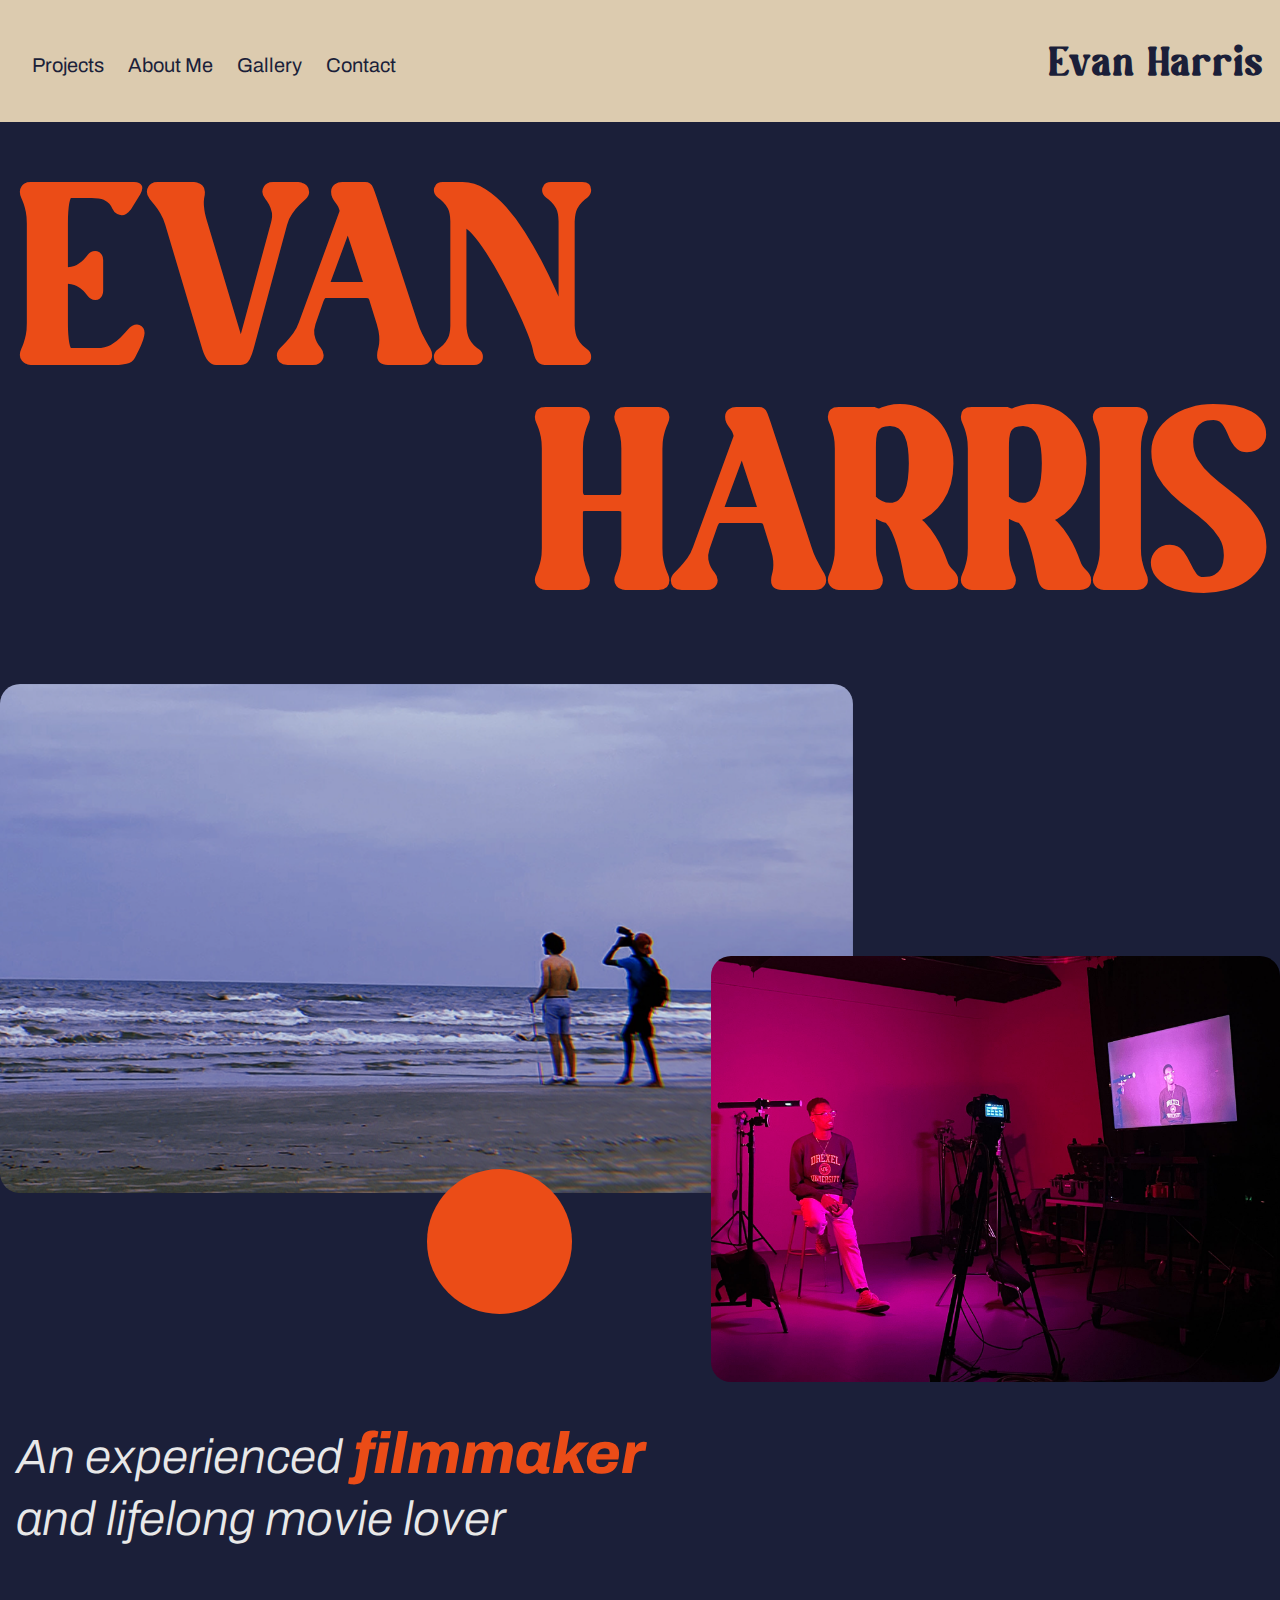
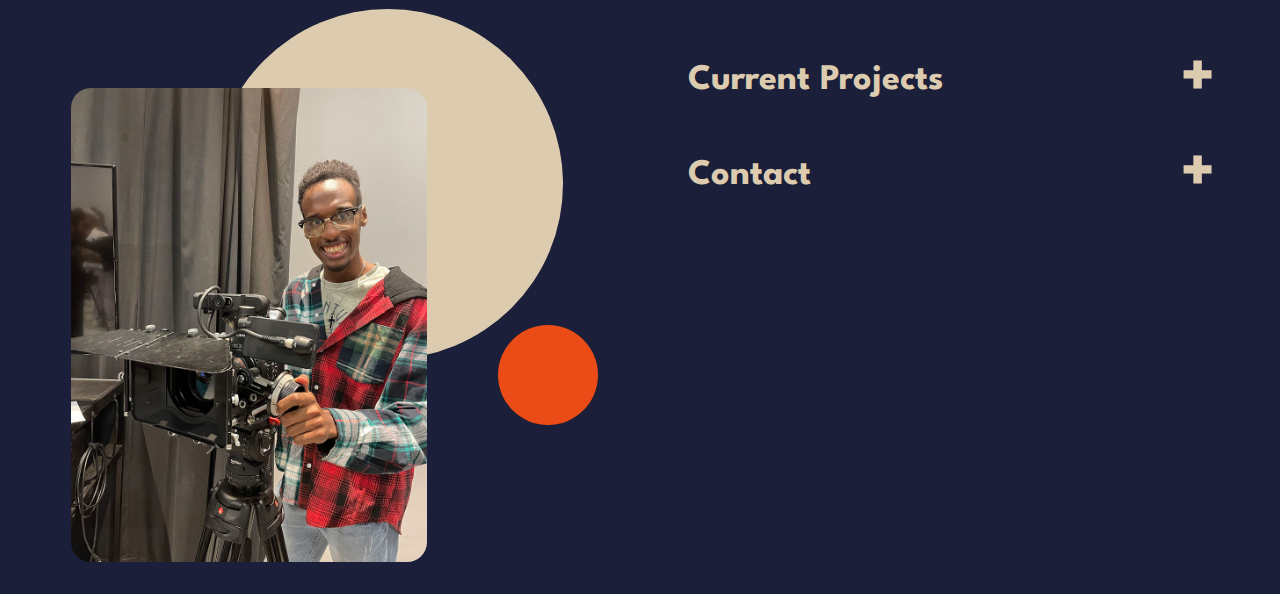
<file: index.html>
<!DOCTYPE html>
<html lang="en">

<head>
    <meta charset="UTF-8">
    <meta name="viewport" content="width=device-width, initial-scale=1.0">
    <title>Evan Harris</title>
    <link rel="stylesheet" href="css/page-base.css">
    <link rel="stylesheet" href="css/nav.css">
    <link rel="stylesheet" href="css/index.css">
    <link rel="stylesheet" href="https://cdnjs.cloudflare.com/ajax/libs/font-awesome/4.7.0/css/font-awesome.min.css">
</head>

<body>
    <header>
        <input type="checkbox" id="nav-toggle" class="nav-toggle" hidden />
        <label for="nav-toggle" class="nav-toggle-label">
            <span></span>
            <span></span>
            <span></span>
        </label>
        <nav>
            <ul>
                <li><a href="index.html">Evan Harris</a></li>
                <li><a href="projects.html">Projects</a></li>
                <li><a href="about.html">About Me</a></li>
                <li><a href="gallery.html">Gallery</a></li>
                <li><a href="contact.html">Contact</a></li>
            </ul>
        </nav>
        <a href="index.html" class="logo-link">
            <h1 class="logo">Evan Harris</h1>
        </a>
    </header>

    <main>
        <h1 class="home-title">Evan<span> Harris</span></h1>
        <div class="picture-block" id="set-1">
            <img src="media/images/coverhome.png" alt="Two men on the beach" class="cover-image">
            <div class="circle-85" id="index-1"></div>
            <img src="media/images/IMG_1675.jpg" alt="Evan Harris" class="cover-image-2">
        </div>

        <div class="index-subtitle">
            <h2 class="subtitle">An experienced <span>filmmaker</span></h2>
            <h2 class="subtitle">and lifelong movie lover</h2>
        </div>

        <div class="page-half">
            <div class="picture-block" id="set-2">
                <div class="circle-230" id="index-1"></div>
                <img src="media/images/IMG_2361.jpg" alt="Evan Harris" class="cover-image-3">
                <div class="circle-85" id="index-2"></div>
            </div>
            <div class="page-buttons">
                <ul>
                    <li>
                        <button class="button-item" onclick="showContent('currentProject')">
                            <span class="button-title">Current Projects</span>
                            <span class="button-icon">+</span>
                        </button>
                        <div class="current-project-section" id="currentProject" style="display: none;">
                            <h2>Those Eyes</h2>
                            <p>Directed By: Evan Harris</p>
                        </div>
                    </li>
                    <li>
                        <button class="button-item" onclick="showContent('contactInfo')">
                            <span class="button-title">Contact</span>
                            <span class="button-icon">+</span>
                        </button>
                        <div class="contact-section" id="contactInfo" style="display: none;">
                            <ul>
                                <li><a class="contact-btn" href="https://www.instagram.com/evannickharrisfilms/"><i
                                            class="fa fa-instagram"></i> @evannickharrisfilms</a></li>
                                <li><a class="contact-btn" href="https://linkedin.com/in/evan-harris-626505266"><i
                                            class="fa fa-linkedin"></i> Evan Harris</a></li>
                                <li><a class="contact-btn" href="tel:3462933559"><i class="fa fa-phone"></i> (346)
                                        293-3559</a></li>
                                <li><a class="contact-btn" href="mailto:enh52@drexel.edu"><i class="fa fa-send"></i>
                                        enh52@drexel.edu</a></li>
                            </ul>
                        </div>
                    </li>
                </ul>
            </div>
        </div>
    </main>
</body>

<script>
    function showContent(id) {
        let section = document.getElementById(id);
        if (section.style.display === "none" || section.style.display === "") {
            section.style.display = "block";
        } else {
            section.style.display = "none";
        }
    }
</script>

</html>
</file>
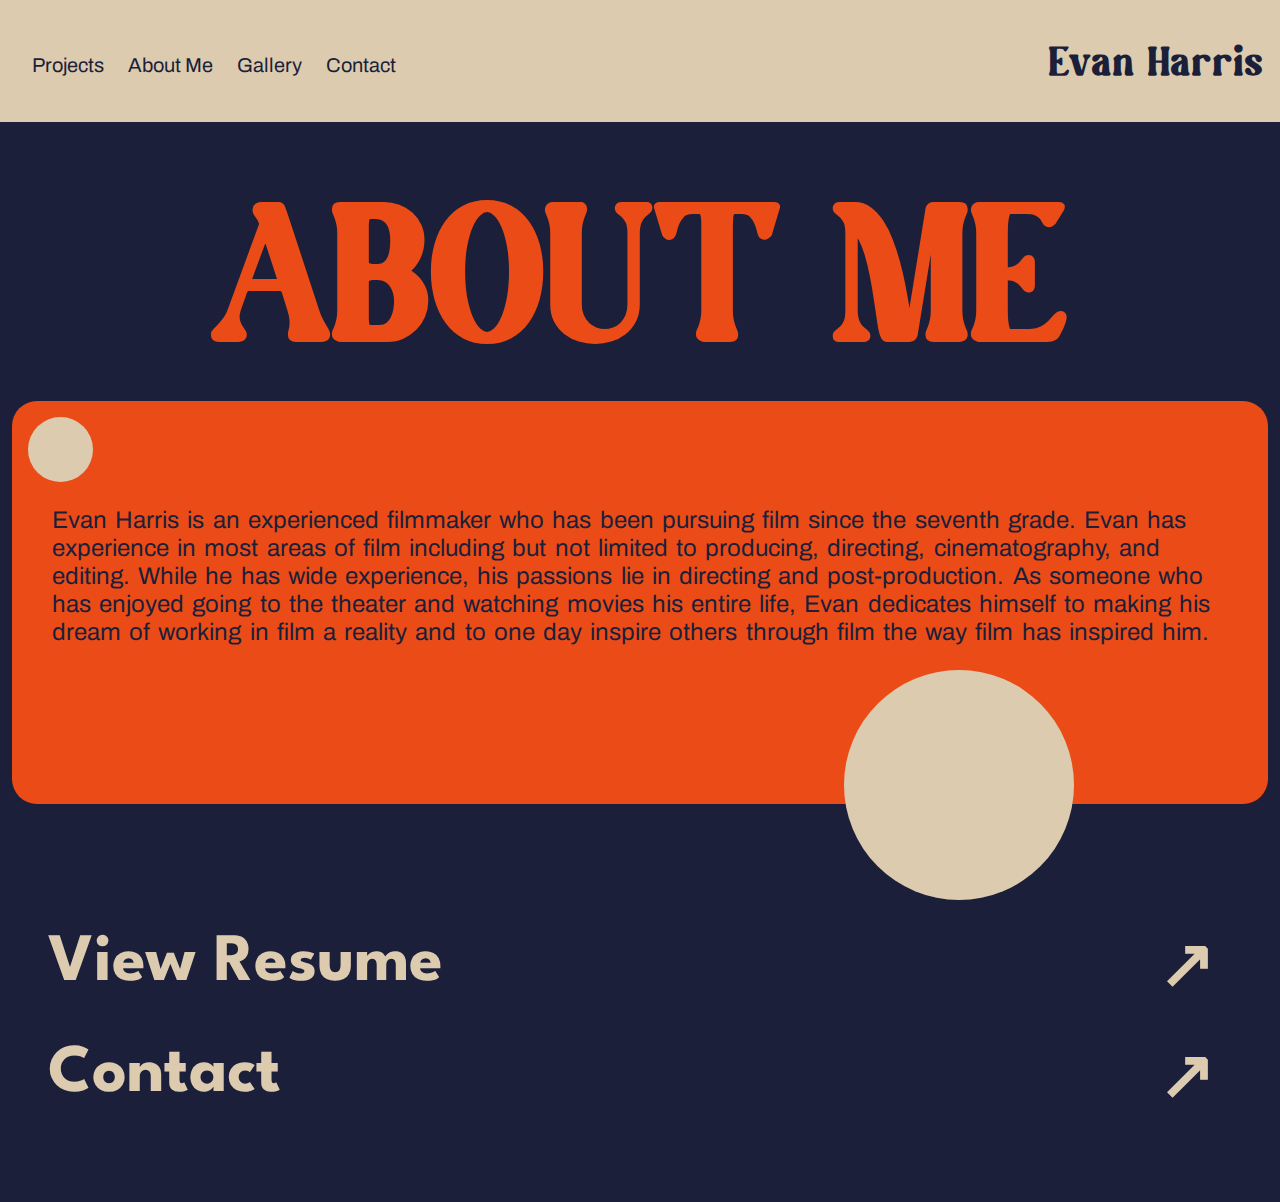
<file: about.html>
<!DOCTYPE html>
<html lang="en">
<head>
    <meta charset="UTF-8">
    <meta name="viewport" content="width=device-width, initial-scale=1.0">
    <title>About</title>
    <link rel="stylesheet" href="css/page-base.css">
    <link rel="stylesheet" href="css/about.css">
    <link rel="stylesheet" href="css/nav.css">
</head>
<body>
    <header>
        <input type="checkbox" id="nav-toggle" class="nav-toggle" hidden />
        <label for="nav-toggle" class="nav-toggle-label">
            <span></span>
            <span></span>
            <span></span>
        </label>
        <nav>
            <ul>
                <li><a href="index.html">Evan Harris</a></li>
                <li><a href="projects.html">Projects</a></li>
                <li><a href="about.html">About Me</a></li>
                <li><a href="gallery.html">Gallery</a></li>
                <li><a href="contact.html">Contact</a></li>
            </ul>
        </nav>
        <a href="index.html" class="logo-link">
            <h1 class="logo">Evan Harris</h1>
        </a>
    </header>

    <main>
        <h1 class="page-title" id="about">About Me</h1>
        <div class="circle"></div>
        <div class="text-block-curved" id="about">
            <div class="circle-71" id="index-1"></div>
            <p class="text-chunk">Evan Harris is an experienced filmmaker who has been pursuing film since the seventh grade. Evan has experience in most areas of film including but not limited to producing, directing, cinematography, and editing. While he has wide experience, his passions lie in directing and post-production. As someone who has enjoyed going to the theater and watching movies his entire life, Evan dedicates himself to making his dream of working in film a reality and to one day inspire others through film the way film has inspired him.</p>
            <div class="circle-230" id="index-1"></div>
        </div>
        <div class="circle"></div>

        <div class="page-buttons">
            <ul>
                <li>
                    <a href="resume.html" class="button-item">
                        <span class="button-title">View Resume</span>
                        <span class="button-icon">↗</span>
                    </a>
                </li>
                <li>
                    <a href="contact.html" class="button-item">
                        <span class="button-title">Contact</span>
                        <span class="button-icon">↗</span>
                    </a>
                </li>
            </ul>
        </div>
        
    </main>
</body>
</html>
</file>
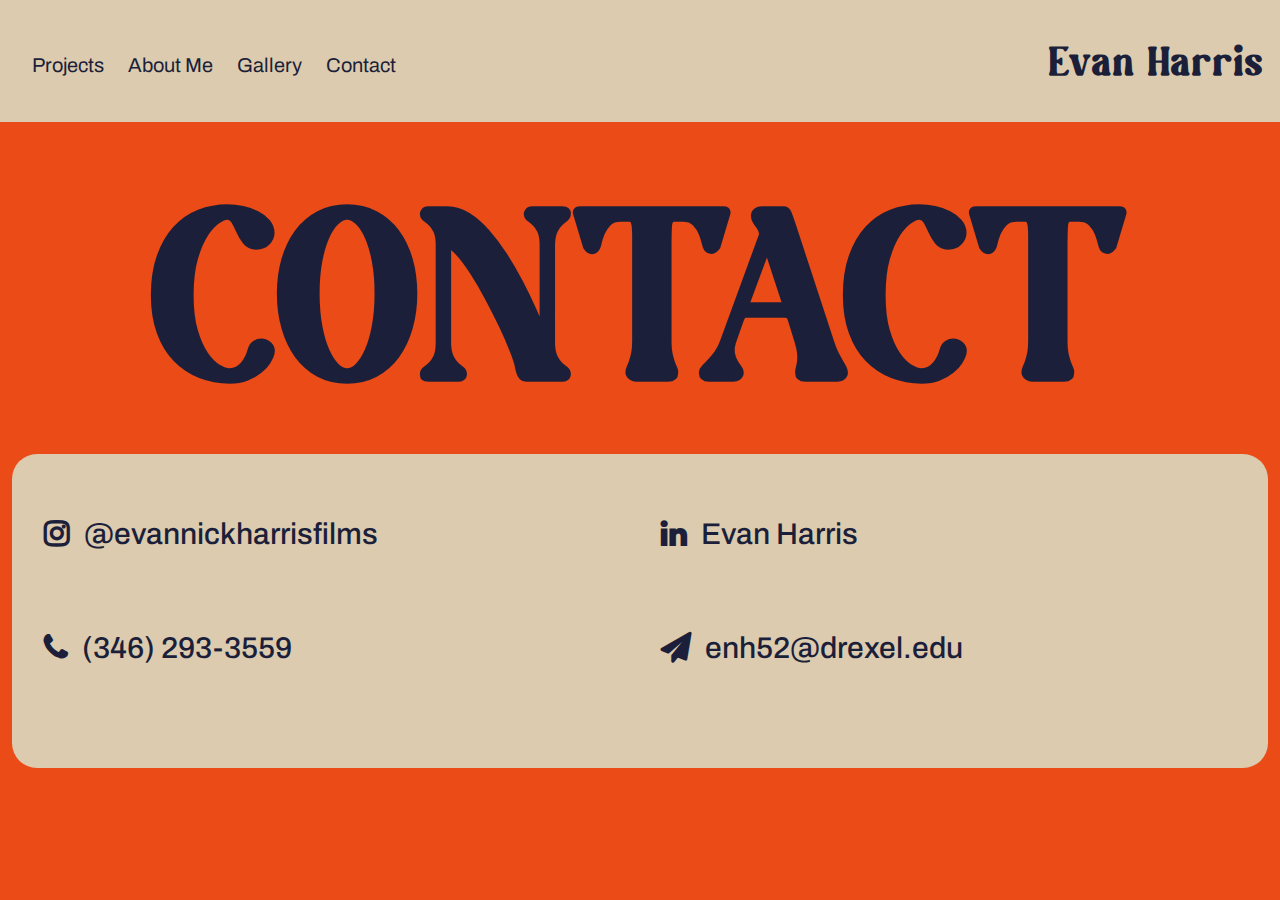
<file: contact.html>
<!DOCTYPE html>
<html lang="en">

<head>
    <meta charset="UTF-8">
    <meta name="viewport" content="width=device-width, initial-scale=1.0">
    <link rel="stylesheet" href="https://cdnjs.cloudflare.com/ajax/libs/font-awesome/4.7.0/css/font-awesome.min.css">
    <title>Contact</title>
    <link rel="stylesheet" href="css/page-base.css">
    <link rel="stylesheet" href="css/nav.css">
    <link rel="stylesheet" href="css/contact.css">
</head>

<body id="contact-body">
    <header>
        <input type="checkbox" id="nav-toggle" class="nav-toggle" hidden />
        <label for="nav-toggle" class="nav-toggle-label">
            <span></span>
            <span></span>
            <span></span>
        </label>
        <nav id="contact-nav">
            <ul>
                <li><a href="index.html">Evan Harris</a></li>
                <li><a href="projects.html">Projects</a></li>
                <li><a href="about.html">About Me</a></li>
                <li><a href="gallery.html">Gallery</a></li>
                <li><a href="contact.html">Contact</a></li>
            </ul>
        </nav>
        <a href="index.html" class="logo-link">
            <h1 class="logo">Evan Harris</h1>
        </a>
    </header>

    <main>
        <h1 class="page-title" id="contact">Contact</h1>
        <div class="text-block-curved" id="contact">
            <ul>
                <li><a class="contact-btn" href="https://www.instagram.com/evannickharrisfilms/"><i
                            class="fa fa-instagram"></i> @evannickharrisfilms</a></li>
                <li><a class="contact-btn" href="https://linkedin.com/in/evan-harris-626505266"><i
                            class="fa fa-linkedin"></i> Evan Harris</a></li>
                <li><a class="contact-btn" href="tel:3462933559"><i class="fa fa-phone"></i> (346) 293-3559</a></li>
                <li><a class="contact-btn" href="mailto:enh52@drexel.edu"><i class="fa fa-send"></i>
                        enh52@drexel.edu</a></li>
            </ul>
        </div>
    </main>

</body>

</html>
</file>
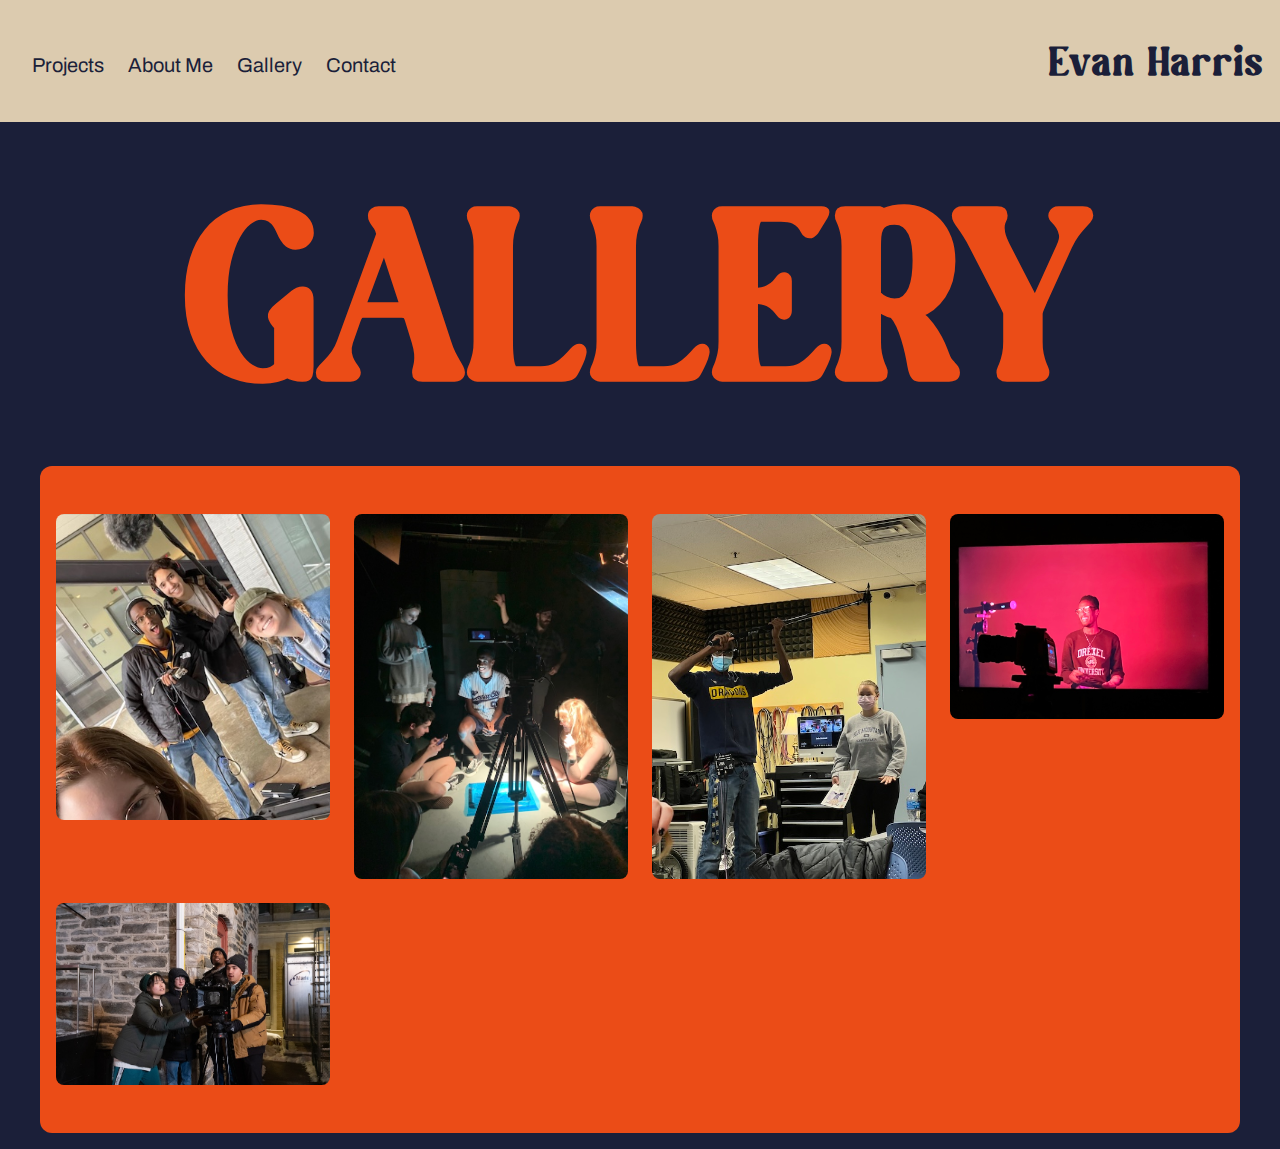
<file: gallery.html>
<!DOCTYPE html>
<html lang="en">

<head>
    <meta charset="UTF-8">
    <meta name="viewport" content="width=device-width, initial-scale=1.0">
    <title>Projects</title>
    <link rel="stylesheet" href="css/page-base.css">
    <link rel="stylesheet" href="css/nav.css">
    <link rel="stylesheet" href="css/gallery.css">
</head>

<body>
    <header>
        <input type="checkbox" id="nav-toggle" class="nav-toggle" hidden />
        <label for="nav-toggle" class="nav-toggle-label">
            <span></span>
            <span></span>
            <span></span>
        </label>
        <nav>
            <ul>
                <li><a href="index.html">Evan Harris</a></li>
                <li><a href="projects.html">Projects</a></li>
                <li><a href="about.html">About Me</a></li>
                <li><a href="gallery.html">Gallery</a></li>
                <li><a href="contact.html">Contact</a></li>
            </ul>
        </nav>
        <a href="index.html" class="logo-link">
            <h1 class="logo">Evan Harris</h1>
        </a>
    </header>

    <main>
        <h1 class="page-title">Gallery</h1>

        <div class="gallery">
            <div class="picture-block">
                <img src="media/images/DDF5110E-D10A-415D-99F1-74CF5780734B.jpg" alt="crew members shooting"
                    class="gallery-photo">
                <img src="media/images/IMG_2043.jpg" alt="crew members shooting" class="gallery-photo">
                <img src="media/images/IMG_4090.jpeg" alt="evan holding boom mic" class="gallery-photo">
                <img src="media/images/IMG_9563.jpeg" alt="evan being filmed" class="gallery-photo">
                <img src="media/images/_DSF2045_Original.jpg" alt="crew members shooting" class="gallery-photo">
            </div>
        </div>
        <main>
</body>
</file>
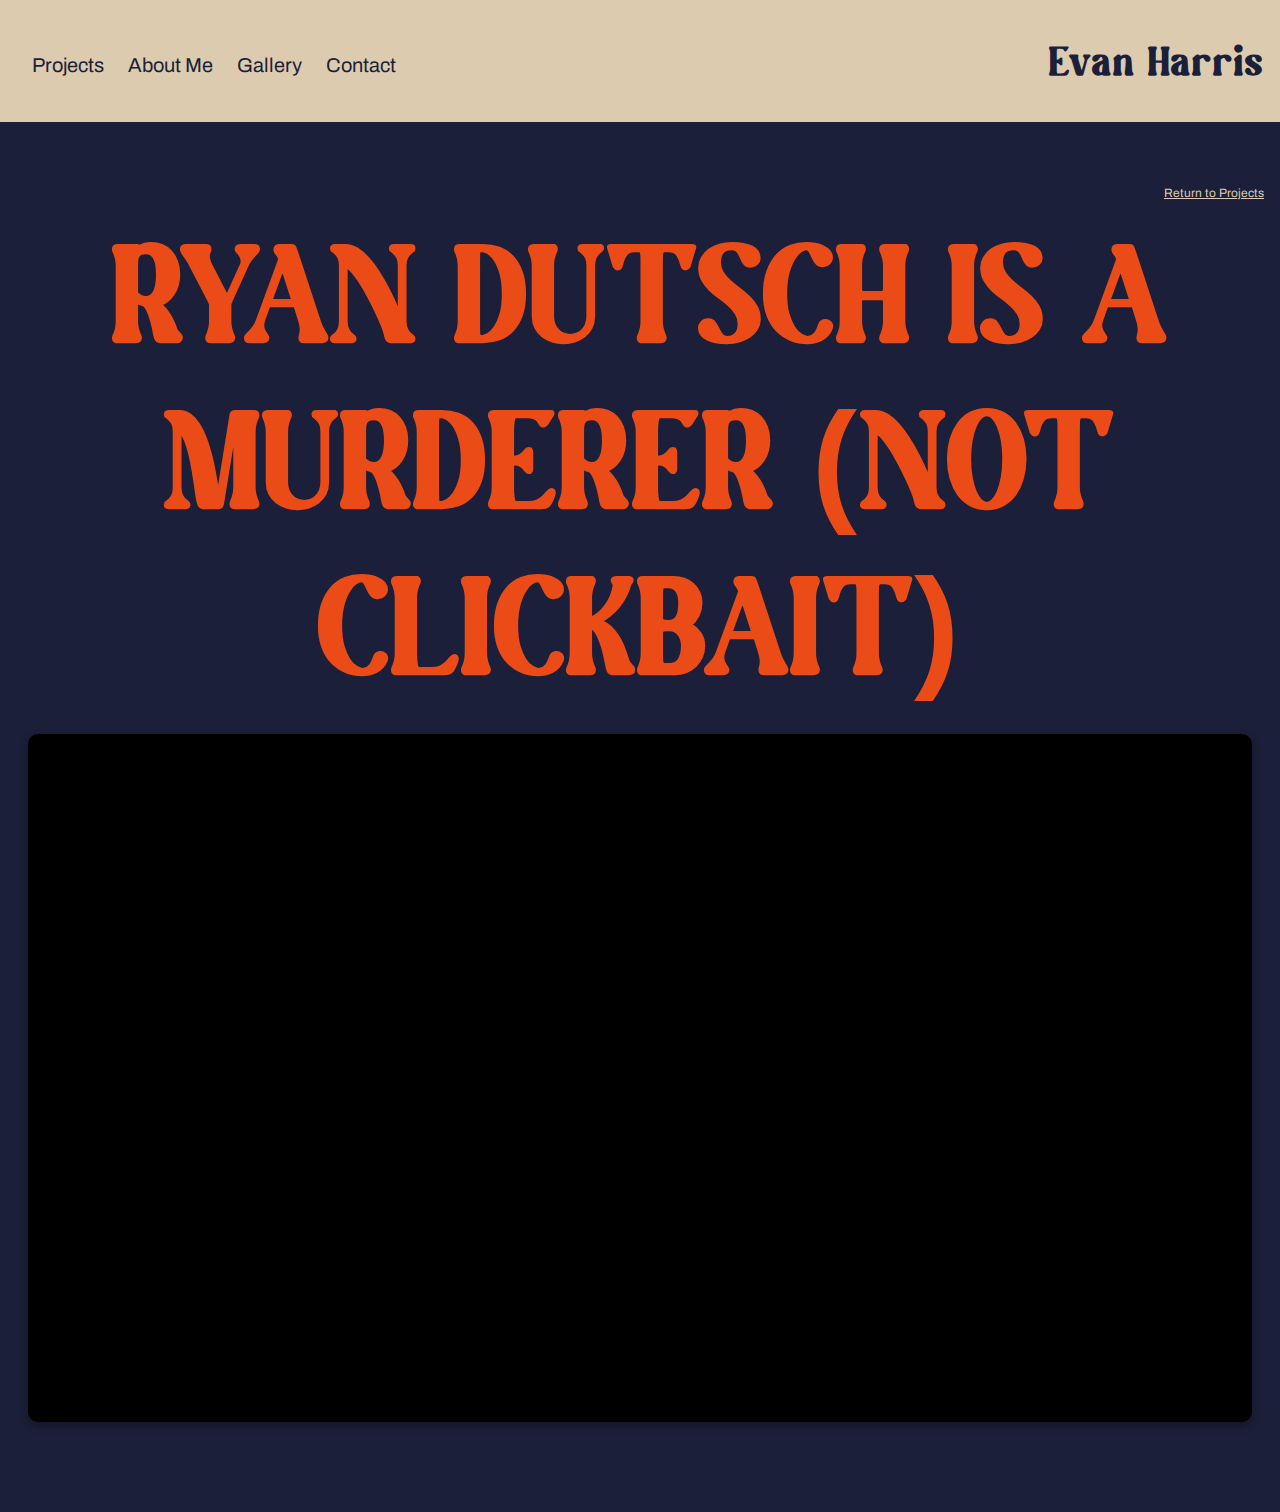
<file: project-1.html>
<!DOCTYPE html>
<html lang="en">

<head>
    <meta charset="UTF-8">
    <meta name="viewport" content="width=device-width, initial-scale=1.0">
    <title>Project Details</title>
    <link rel="stylesheet" href="css/page-base.css">
    <link rel="stylesheet" href="css/nav.css">
    <link rel="stylesheet" href="css/projects.css">
</head>

<body>
    <header>
        <input type="checkbox" id="nav-toggle" class="nav-toggle" hidden />
        <label for="nav-toggle" class="nav-toggle-label">
            <span></span>
            <span></span>
            <span></span>
        </label>
        <nav>
            <ul>
                <li><a href="index.html">Evan Harris</a></li>
                <li><a href="projects.html">Projects</a></li>
                <li><a href="about.html">About Me</a></li>
                <li><a href="gallery.html">Gallery</a></li>
                <li><a href="contact.html">Contact</a></li>
            </ul>
        </nav>
        <a href="index.html" class="logo-link">
            <h1 class="logo">Evan Harris</h1>
        </a>
    </header>

    <main>
        <div class="project-detail-grid">
            <a href="projects.html" class="back-link">Return to Projects</a>
            <h1 class="page-title" id="projects">Ryan Dutsch is a Murderer (Not Clickbait)</h1>
            <div class="text-block-curved">
                <div class="vimeo-container"><iframe
                        src="https://player.vimeo.com/video/1039046289?badge=0&amp;autopause=0&amp;player_id=0&amp;app_id=58479"
                        frameborder="0" allow="autoplay; fullscreen; picture-in-picture; clipboard-write"
                        title="RYAN DUTSCH IS A MURDERER (NOT CLICKBAIT)"></iframe></div>
                <script src="https://player.vimeo.com/api/player.js"></script>
                <p class="film-description">Cinematography and Written by Evan Harris</p>
            </div>
        </div>
    </main>
</body>

</html>
</file>
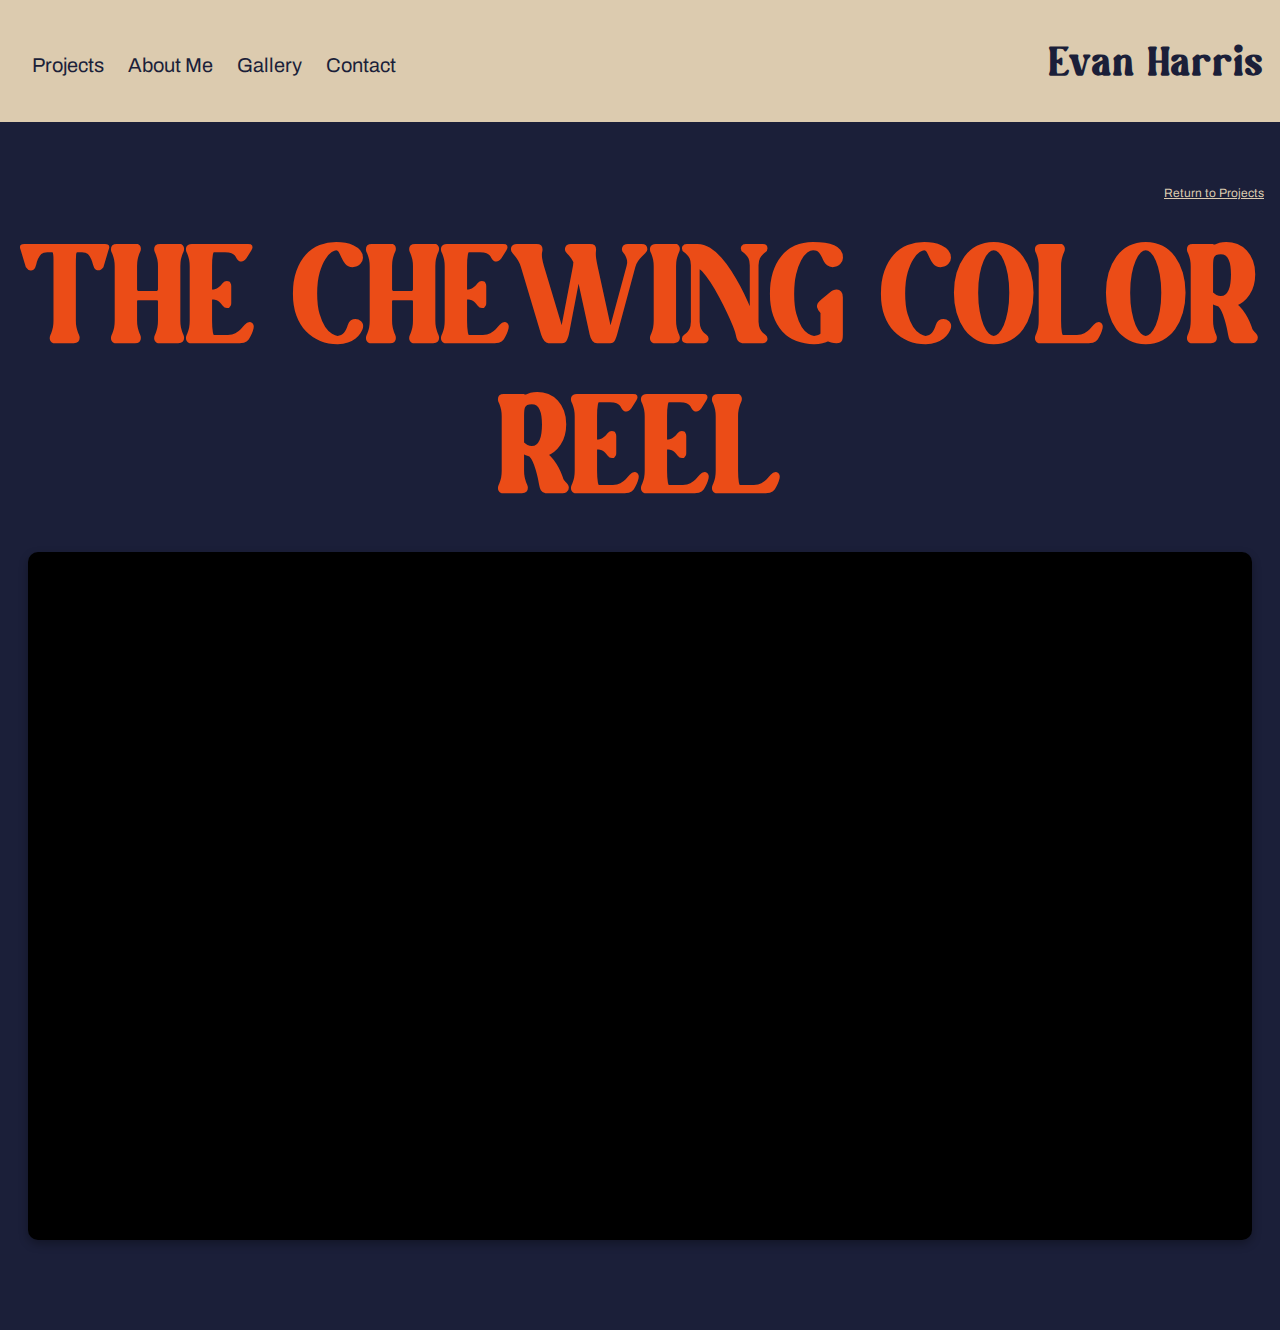
<file: project-2.html>
<!DOCTYPE html>
<html lang="en">

<head>
    <meta charset="UTF-8">
    <meta name="viewport" content="width=device-width, initial-scale=1.0">
    <title>Project Details</title>
    <link rel="stylesheet" href="css/page-base.css">
    <link rel="stylesheet" href="css/nav.css">
    <link rel="stylesheet" href="css/projects.css">
</head>

<body>
    <header>
        <input type="checkbox" id="nav-toggle" class="nav-toggle" hidden />
        <label for="nav-toggle" class="nav-toggle-label">
            <span></span>
            <span></span>
            <span></span>
        </label>
        <nav>
            <ul>
                <li><a href="index.html">Evan Harris</a></li>
                <li><a href="projects.html">Projects</a></li>
                <li><a href="about.html">About Me</a></li>
                <li><a href="gallery.html">Gallery</a></li>
                <li><a href="contact.html">Contact</a></li>
            </ul>
        </nav>
        <a href="index.html" class="logo-link">
            <h1 class="logo">Evan Harris</h1>
        </a>
    </header>

    <main>
        <div class="project-detail-grid">
            <a href="projects.html" class="back-link">Return to Projects</a>
            <h1 class="page-title" id="projects">The Chewing Color Reel</h1>
            <div class="text-block-curved">
                <div class="vimeo-container"><iframe
                        src="https://player.vimeo.com/video/1039049654?badge=0&amp;autopause=0&amp;player_id=0&amp;app_id=58479"
                        frameborder="0" allow="autoplay; fullscreen; picture-in-picture; clipboard-write"
                        title="TheChewingColorReel"></iframe>
                </div>
                <script src="https://player.vimeo.com/api/player.js"></script>
                <p class="film-description">Post-Color Correction by Evan Harris</p>
            </div>
        </div>
    </main>
</body>

</html>
</file>
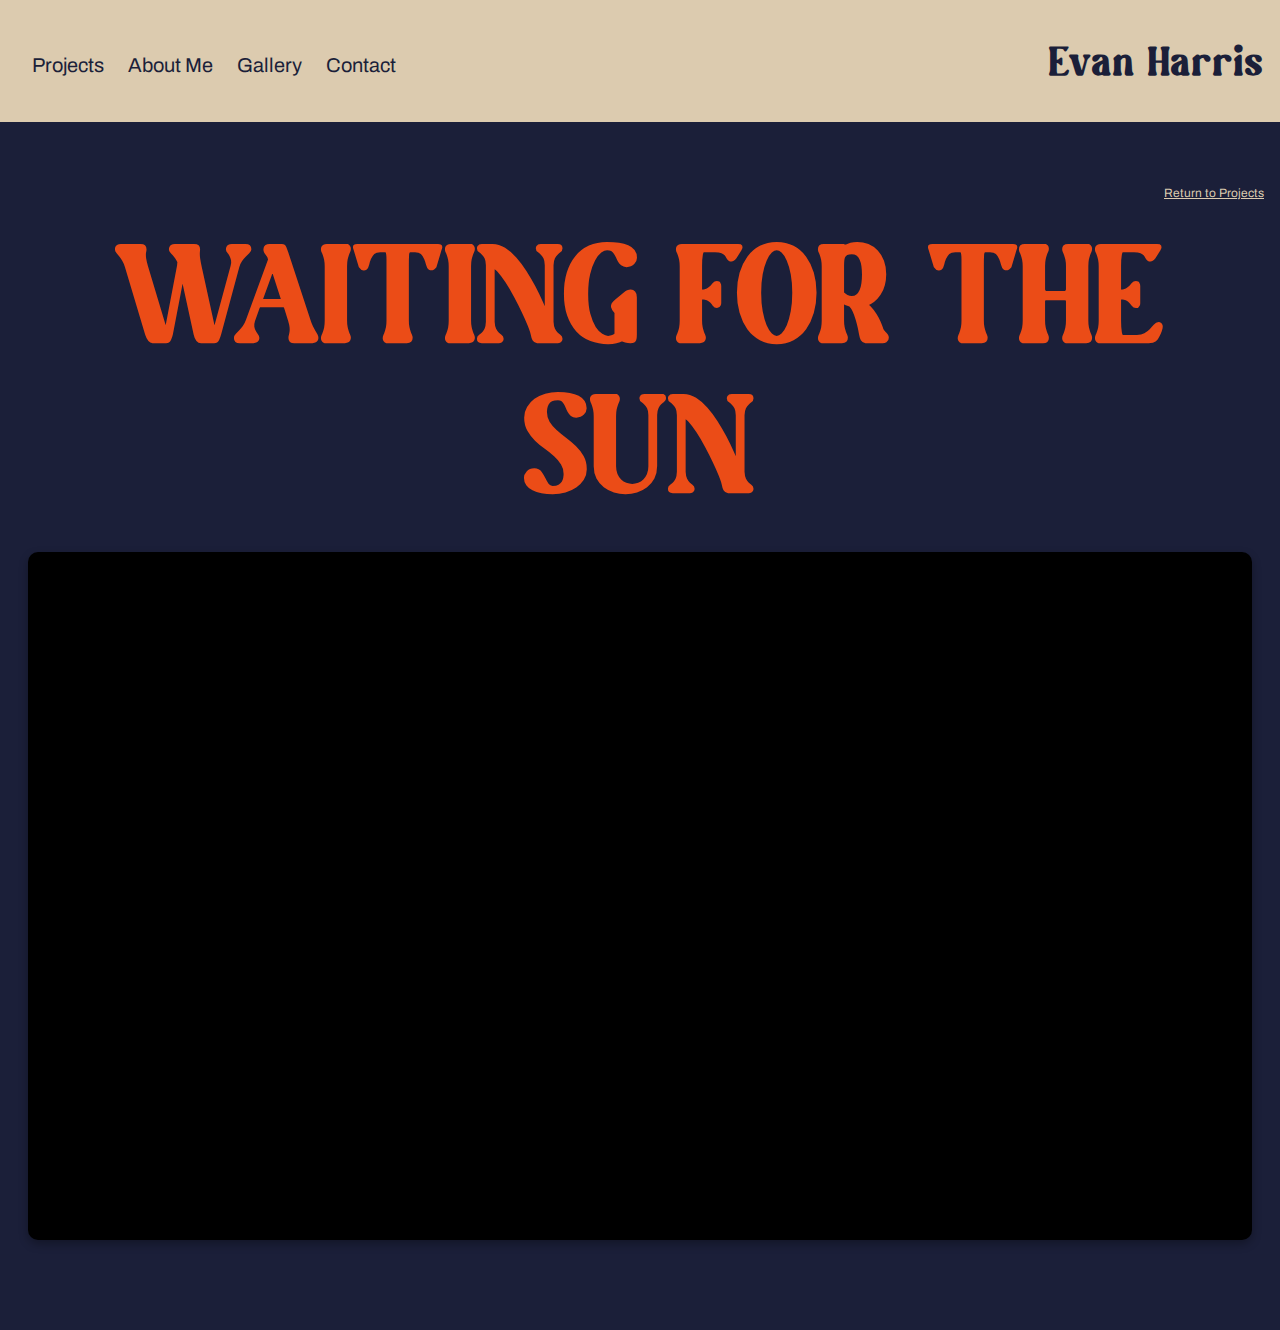
<file: project-3.html>
<!DOCTYPE html>
<html lang="en">

<head>
    <meta charset="UTF-8">
    <meta name="viewport" content="width=device-width, initial-scale=1.0">
    <title>Project Details</title>
    <link rel="stylesheet" href="css/page-base.css">
    <link rel="stylesheet" href="css/nav.css">
    <link rel="stylesheet" href="css/projects.css">
</head>

<body>
    <header>
        <input type="checkbox" id="nav-toggle" class="nav-toggle" hidden />
        <label for="nav-toggle" class="nav-toggle-label">
            <span></span>
            <span></span>
            <span></span>
        </label>
        <nav>
            <ul>
                <li><a href="index.html">Evan Harris</a></li>
                <li><a href="projects.html">Projects</a></li>
                <li><a href="about.html">About Me</a></li>
                <li><a href="gallery.html">Gallery</a></li>
                <li><a href="contact.html">Contact</a></li>
            </ul>
        </nav>
        <a href="index.html" class="logo-link">
            <h1 class="logo">Evan Harris</h1>
        </a>
    </header>

    <main>
        <div class="project-detail-grid">
            <a href="projects.html" class="back-link">Return to Projects</a>
            <h1 class="page-title" id="projects">Waiting for the Sun</h1>
            <div class="text-block-curved">
                <div class="vimeo-container"><iframe
                        src="https://player.vimeo.com/video/1039048459?badge=0&amp;autopause=0&amp;player_id=0&amp;app_id=58479"
                        frameborder="0" allow="autoplay; fullscreen; picture-in-picture; clipboard-write"
                        title="WaitingForTheSun"></iframe>
                </div>
                <script src="https://player.vimeo.com/api/player.js"></script>
                <p class="film-description">Written, Produced, Directed, and Edited by Evan Harris</p>
            </div>
        </div>
    </main>
</body>

</html>
</file>
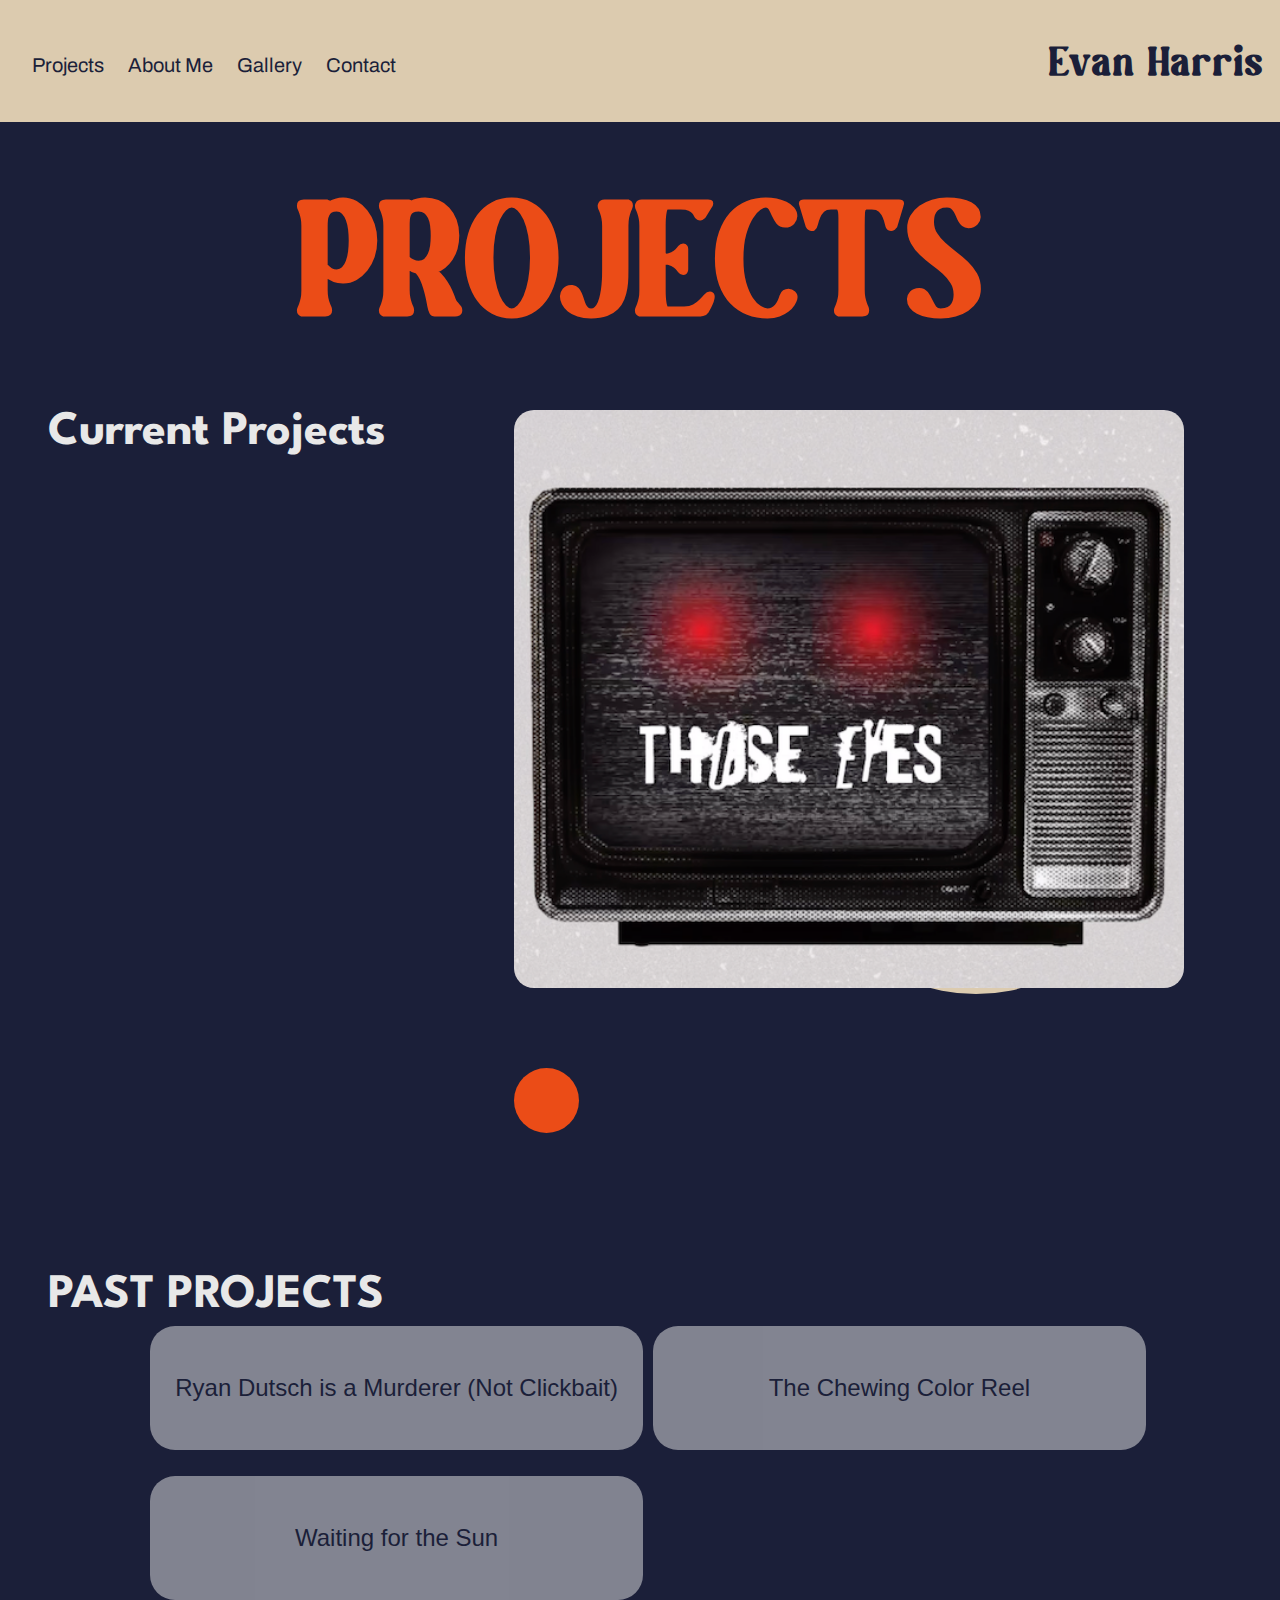
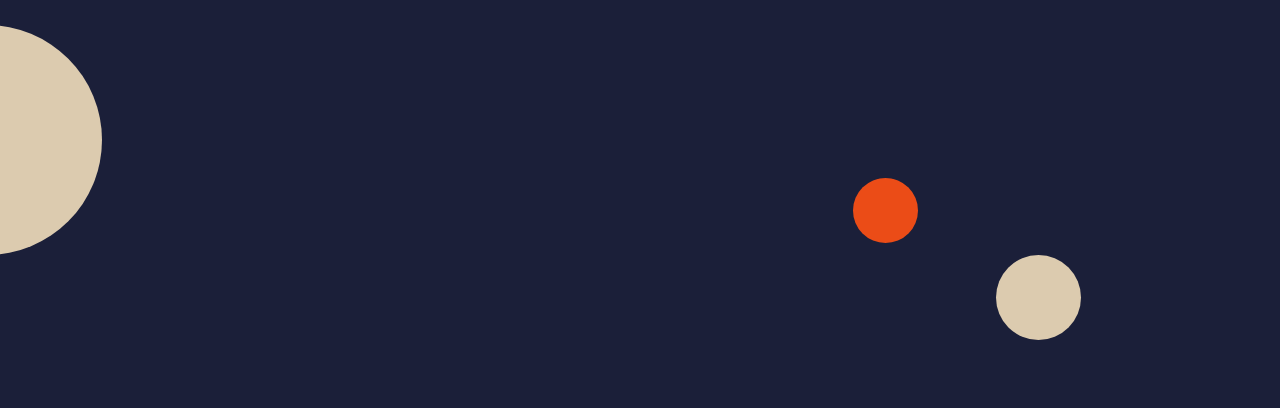
<file: projects.html>
<!DOCTYPE html>
<html lang="en">
<head>
    <meta charset="UTF-8">
    <meta name="viewport" content="width=device-width, initial-scale=1.0">
    <title>Projects</title>
    <link rel="stylesheet" href="css/page-base.css">
    <link rel="stylesheet" href="css/nav.css">
    <link rel="stylesheet" href="css/projects.css">
</head>
<body>
    <header>
        <input type="checkbox" id="nav-toggle" class="nav-toggle" hidden />
        <label for="nav-toggle" class="nav-toggle-label">
            <span></span>
            <span></span>
            <span></span>
        </label>
        <nav>
            <ul>
                <li><a href="index.html">Evan Harris</a></li>
                <li><a href="projects.html">Projects</a></li>
                <li><a href="about.html">About Me</a></li>
                <li><a href="gallery.html">Gallery</a></li>
                <li><a href="contact.html">Contact</a></li>
            </ul>
        </nav>
        <a href="index.html" class="logo-link">
            <h1 class="logo">Evan Harris</h1>
        </a>
    </header>

    <main>
        <h1 class="page-title" id="project-main">Projects</h1>
        
        <div class="current-projects">
            <h2 class="project-page-heading" id="current">Current Projects</h2>
            <div class="picture-block">
                <img src="media/images/current-those-eyes.png" alt="Those Eyes" class="current-photo">
                <div class="circle-230" id="index-1"></div>
                <div class="circle-71" id="index-1"></div>
            </div>
        </div>

        <div class="past-projects">
            <h2 class="project-page-heading" id="past">Past Projects</h2>
            <div class="projects-block">
                <div class="projects-button-list">
                    <ul>
                        <li>
                            <a href="project-1.html">
                                <button>Ryan Dutsch is a Murderer (Not Clickbait)</button>
                            </a>
                        </li>
                        <li>
                            <a href="project-2.html">
                                <button>The Chewing Color Reel</button>
                            </a>
                        </li>
                        <li>
                            <a href="project-3.html">
                                <button>Waiting for the Sun</button>
                            </a>
                        </li>
                    </ul>
                </div>
                <div class="circle-230" id="index-2"></div>
                <div class="circle-71" id="index-2"></div>
                <div class="circle-85" id="index-2"></div>
            </div>
        </div>

        <div>
            <div class="circle"></div>
            <div class="circle"></div>
            <div class="circle"></div>
        </div>
    </main>
</body>
</html>
</file>
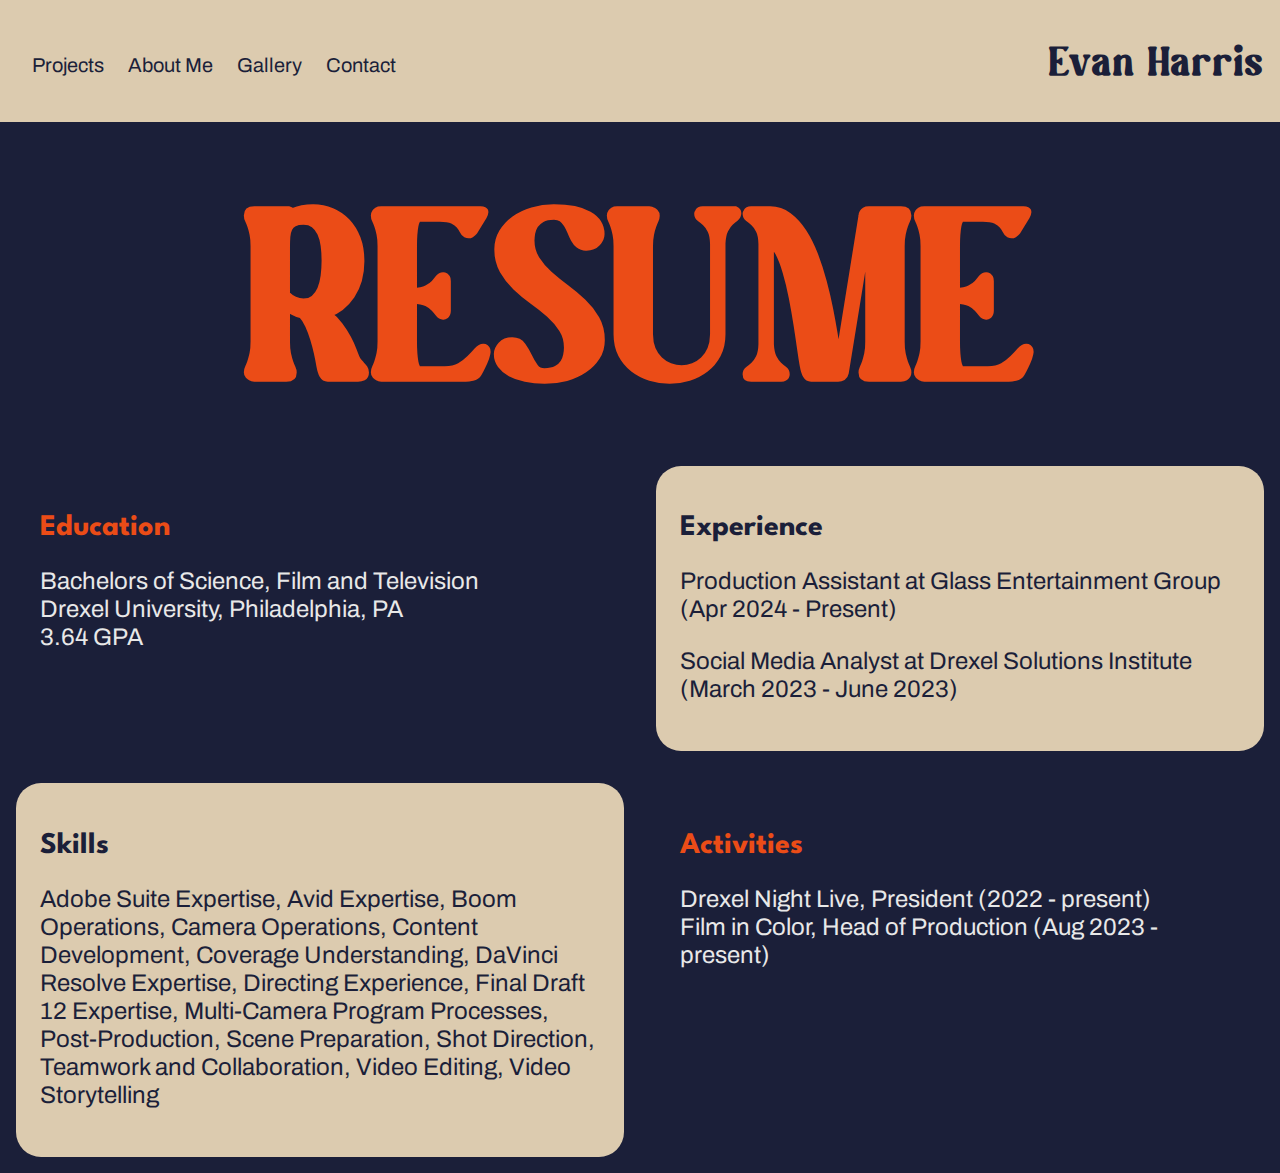
<file: resume.html>
<!DOCTYPE html>
<html lang="en">

<head>
    <meta charset="UTF-8">
    <meta name="viewport" content="width=device-width, initial-scale=1.0">
    <title>Evan Harris</title>
    <link rel="stylesheet" href="css/page-base.css">
    <link rel="stylesheet" href="css/nav.css">
    <link rel="stylesheet" href="css/resume.css">
</head>

<body>
    <header>
        <input type="checkbox" id="nav-toggle" class="nav-toggle" hidden />
        <label for="nav-toggle" class="nav-toggle-label">
            <span></span>
            <span></span>
            <span></span>
        </label>
        <nav>
            <ul>
                <li><a href="index.html">Evan Harris</a></li>
                <li><a href="projects.html">Projects</a></li>
                <li><a href="about.html">About Me</a></li>
                <li><a href="gallery.html">Gallery</a></li>
                <li><a href="contact.html">Contact</a></li>
            </ul>
        </nav>
        <a href="index.html" class="logo-link">
            <h1 class="logo">Evan Harris</h1>
        </a>
    </header>

    <main>
        <h1 class="page-title">Resume</h1>
        <div class="resume-grid">
            <div class="resume-block">
                <h2 class="resume-subtitle">Education</h2>
                <p>Bachelors of Science, Film and Television</p>
                <p>Drexel University, Philadelphia, PA</p>
                <p>3.64 GPA</p>
            </div>
    
            <div class="text-block-curved">
                <h2 class="resume-subtitle-white">Experience</h2>
                <p>Production Assistant at Glass Entertainment Group (Apr 2024 - Present)</p>
                <p>Social Media Analyst at Drexel Solutions Institute (March 2023 - June 2023)</p>
            </div>
    
            <div class="resume-block">
                <h2 class="resume-subtitle">Activities</h2>
                <p>Drexel Night Live, President (2022 - present)</p>
                <p>Film in Color, Head of Production (Aug 2023 - present)</p>
            </div>
    
            <div class="text-block-curved">
                <h2 class="resume-subtitle-white">Skills</h2>
                <p>Adobe Suite Expertise, Avid Expertise, Boom Operations, Camera Operations, Content Development, Coverage Understanding, DaVinci Resolve Expertise, Directing Experience, Final Draft 12 Expertise, Multi-Camera Program Processes, Post-Production, Scene Preparation, Shot Direction, Teamwork and Collaboration, Video Editing, Video Storytelling</p>
            </div>
        </div>
    </main>

</body>
</html>
</file>
<file: css/page-base.css>
@font-face {
    font-family: 'LeagueSpartan';
    src: url('../fonts/LeagueSpartan-Bold.ttf') format('truetype');
}

@font-face {
    font-family: 'Magilio';
    src: url('../fonts/MagilioRegular-Yzv2O.ttf') format('truetype');
}

@font-face {
    font-family: 'Archivo';
    src: url('../fonts/Archivo-VariableFont_wdth,wght.ttf') format('truetype');
}

@font-face {
    font-family: 'Archivo-Italic';
    src: url('../fonts/Archivo-Italic-VariableFont_wdth,wght.ttf') format('truetype');
}

:root {
    --color-base: #1B1F39;
    --color-primary: #EB4C17;
    --color-secondary: #DCCBAF;
    --color-icon: #EB4C17;
    --color-title: #EB4C17;
    --color-text: #031A6B;
    --color-link: #031A6B;
    --color-white: #E8E8E8;

    --font-headers: 'Magilio', sans-serif;
    --font-subheaders: 'LeagueSpartan', sans-serif;
    --font-paras: 'Archivo', sans-serif;
    --font-italic: 'Archivo-Italic', sans-serif;

    --font-weight-light: 300;
    --font-weight-regular: 400;
    --font-weight-medium: 500;
    --font-weight-semi-bold: 600;
    --font-weight-bold: 800;

    --font-20: 1.25rem;
    --font-24: 1.5rem;
    --font-30: 1.875rem;
    --font-32: 2rem;
    --font-36: 2.25rem;
    --font-40: 2.5rem;
    --font-48: 3rem;
    --font-58: 3.625rem;
    --font-68: 4.25rem;
    --font-75: 4.6875rem;
    --font-250: 15.625rem;
}

* {
    box-sizing: border-box;
}

body {
    background-color: var(--color-base);
    margin: 0;
}

.page-title {
    color: var(--color-title);
    font-family: var(--font-headers);
    font-size: var(--font-75);
    text-transform: uppercase;
    margin-bottom: 0;
    text-align: center;
    letter-spacing: 0.15rem;
}

.text-block {
    background-color: var(--color-secondary);
    padding: 1rem;
    margin: 0;
}

.text-block-curved {
    margin: 0.25rem 0.75rem 0 0.75rem;
    border-radius: 25px;
    padding: 1rem;
}

.circle-85 {
    width: 85px;
    height: 85px;
    border-radius: 50%;
}

.circle-230 {
    width: 230px;
    height: 230px;
    border-radius: 50%;
}

.circle-71 {
    width: 65px;
    height: 65px;
    border-radius: 50%;
}


/* MOBILE SCREENS */
@media screen and (max-width: 365px) {
    .page-title {
        font-size: 4.5rem;
        margin: 0 1rem 0 1rem;
    }
}

@media screen and (min-width: 365px) and (max-width: 425px) {
    .page-title {
        font-size: 5.5rem;
        margin: 0 1rem 0 1rem;
    }
}

@media screen and (min-width: 425px) and (max-width: 480px){
    .page-title {
        font-size: 6rem;
        margin: 0 1rem 0 1rem;
    }
}

@media screen and (min-width: 480px) and (max-width: 510px){
    .page-title {
        font-size: 6.55rem;
        margin: 0 1rem 0 1rem;
    }
}

@media screen and (min-width: 510px) and (max-width: 570px){
    .page-title {
        font-size: 7rem;
        margin: 0 1rem 0 1rem;
    }
}

@media screen and (min-width: 570px) and (max-width: 710px){
    .page-title {
        font-size: 7.5rem;
        margin: 0 1rem 0 1rem;
    }
}

 /* TABLET SCREENS */
@media screen and (min-width: 710px) and (max-width: 820px){
    .page-title {
        font-size: 9rem;
        margin: 0 1rem 0 1rem;
    }
}

@media screen and (min-width: 820px) and (max-width: 880px){
    .page-title {
        font-size: 11rem;
        margin: 0 1rem 0 1rem;
    }
}

@media screen and (min-width: 880px) and (max-width: 1024px){
    .page-title {
        font-size: 11rem;
        margin: 0 1rem 0 1rem;
    }
}


/* LAPTOP SCREENS */

@media screen and (min-width: 1024px) and (max-width: 1405px){
    .page-title {
        font-size: 15rem;
        margin: 0 1rem 0 1rem;
    }
}

@media screen and (min-width: 1405px) {
    .page-title {
        font-size: 15rem;
        margin: 0 1rem 0 1rem;
    }
}
</file>
<file: css/nav.css>
header {
  display: flex;
  justify-content: space-between;
  align-items: center;
  padding: 1rem;
  position: relative;
  z-index: 1000;
  margin-left: 0.25rem;
}

header label {
  cursor: pointer;
  display: flex;
  flex-direction: column;
  gap: 0.35rem;
  height: 2rem;
  width: auto;
  z-index: 1001;
  margin-left: 0;
  position: relative;
}

header label span {
  border-radius: 5px;
  display: block;
  height: 0.5rem;
  width: 2rem;
  background-color: var(--color-secondary);
  position: relative;
  transition: transform 0.3s ease-in-out, background-color 0.3s ease-in-out;
}

header label span:nth-child(1),
header label span:nth-child(2),
header label span:nth-child(3) {
  transform: translateX(0);
}

.nav-toggle:checked~.nav-toggle-label span:nth-child(2) {
  transform: translateX(0.4rem);
}

.nav-toggle:checked~.nav-toggle-label span:nth-child(3) {
  transform: translateX(0.8rem);
}

nav {
  background: var(--color-secondary);
  height: 100vh;
  width: 20rem;
  position: fixed;
  left: -375px;
  top: 0;
  z-index: 1000;
  transition: left 0.3s ease-in-out;
}

nav ul {
  list-style: none;
  margin: 0;
  padding: 2rem;
}

nav ul li {
  font-family: var(--font-paras);
  font-size: 1.5rem;
  margin-bottom: 0.75rem;
}

nav ul li:first-child {
  font-family: var(--font-headers);
  font-weight: bold;
  letter-spacing: 0.1rem;
  font-size: 2rem;
  margin-top: 8rem;
  margin-bottom: 2rem;
}

nav ul li a {
  color: var(--color-base);
  text-decoration: none;
}

.nav-toggle-label span {
  background-color: var(--color-secondary);
}

.nav-toggle:checked ~ nav {
  left: 0;
}

.nav-toggle:checked ~ .nav-toggle-label span {
  background-color: var(--color-base);
}

.logo-link {
  text-decoration: none;
}

.logo {
  color: var(--color-icon);
  font-family: var(--font-headers);
  font-size: 2.5rem;
  font-weight: bold;
  letter-spacing: 0.13rem;
  margin-left: 1rem;
  text-align: right;
  text-decoration: none;
}


@media (min-width: 710px) { 
  header {
    background-color: var(--color-secondary);
    padding-bottom: 0.5rem;
    margin-left: 0;
    margin-bottom: 4rem;
    width: 100vw;
  }

  .nav-toggle-label {
      display: none;
  }

  nav {
      position: static;
      height: auto;
      width: auto;
      display: flex;
      background: transparent;
      padding-left: 1rem;
  }

  nav ul {
      display: flex;
      flex-direction: row;
      gap: 1.5rem;
      padding: 0;
      color: var(--color-base);
  }

  nav ul li {
      margin: 0;
      font-size: 1.25rem;
  }

  nav ul li:first-child {
    display: none;
  }

  .logo {
    color: var(--color-base);
  }
}
</file>
<file: css/index.css>
.home-title {
    color: var(--color-primary);
    line-height: 0.9;
    letter-spacing: 0.15rem;
    font-family: var(--font-headers);
    text-transform: uppercase;
    text-align: left;
}

.home-title span {
    text-align: right;
    display: block;
}

img {
    height: auto;
    margin: 0;
    padding: 0;
    width: 100%;
}

/* FIRST SET OF PICTURES */
.picture-block {
    padding-bottom: 2rem;

    display: grid;
    grid-template-columns: repeat(9, 1fr);
    grid-template-rows: repeat(7, 1fr);
    grid-column-gap: 0px;
    grid-row-gap: 0px;
}

.cover-image {
    border-radius: 20px;
    margin: 3rem 0 5rem 0;
    grid-area: 1 / 1 / 7 / 10;
}

.circle-85#index-1 {
    background-color: var(--color-primary);
    grid-area: 5 / 4 / 8 / 6;
}

.cover-image-2 {
    grid-area: 5 / 5 / 9 / 10;
    border-radius: 20px;
}

/* SECOND SET OF PICTURES */
.cover-image-3 {
    grid-area: 3 / 2 / 8 / 6;
    border-radius: 20px;
}

.circle-230#index-1 {
    background-color: var(--color-secondary);
    grid-area: 2 / 4 / 6 / 9;
}

.circle-85#index-2 {
    background-color: var(--color-primary);
    grid-area: 5 / 8 / 7 / 10;
}

.subtitle {
    color: var(--color-white);
    font-family: var(--font-italic);
    font-weight: var(--font-weight-light);
    font-style: italic;
    margin: 0.5rem 1rem 0rem 1rem;
}

.subtitle span {
    color: var(--color-primary);
    font-weight: var(--font-weight-bold);
}

/* CURRENT PROJECTS AND CONTACT BUTTONS */
.current-project-section h2 {
    color: var(--color-primary);
    font-family: var(--font-paras);
    font-size: var(--font-30);
    align-items: center;
    width: 100%;
    padding: 0rem 1rem 0rem 1rem;
    margin: 0 1rem 1rem 0;
}

.current-project-section p {
    color: var(--color-white);
    font-family: var(--font-paras);
    font-size: var(--font-24);
    align-items: center;
    width: 100%;
    padding: 0rem 1rem 0rem 1rem;
    margin: 0 1rem 1rem 0;
}

.contact-section ul{
    margin: 0;
}

.contact-btn {
    background: none;
    border: none;
    padding: 0rem 1rem 0rem 1rem;
    margin: 0 1rem 1rem 0;
    font-size: var(--font-24);
    font-family: var(--font-paras);
    cursor: pointer;
    color: var(--color-white);
    display: flex;
    text-decoration: none;
}

.contact-btn a {
    color: var(--color-white);
    font-family: var(--font-paras);
    margin-left: 10px;
    font-weight: bold;
}

.contact-btn i {
    margin-right: 1rem;
    font-size: var(--font-24);
}

.page-buttons {
    margin: 2rem;
}

.page-buttons ul {
    list-style: none;
    margin: 0;
    padding: 0;
}

.page-buttons li {
    margin-right: 1rem;
}

.button-item {
    display: flex;
    justify-content: space-between;
    align-items: center;
    width: 100%;
    padding: 0.5rem 1rem;
    font-family: var(--font-subheaders);
    font-weight: bold;
    color: var(--color-secondary);
    background: none;
    border: none;
    text-align: left;
    cursor: pointer;
    transition: background-color 0.2s ease, transform 0.2s ease;
    text-decoration: none;
    margin-bottom: 1rem;
}

.page-half {
    width: 100vw;
    display: grid;
    grid-template-columns: 1fr;
}


/* MOBILE SCREENS */
@media screen and (max-width: 365px) {
    .home-title {
        font-size: 4.5rem;
        margin: 0 0.75rem 0 1.25rem;
    }

    .circle-85#index-1 {
        width: 50px;
        height: 50px;
    }

    .circle-85#index-2 {
        width: 50px;
        height: 50px;
    }

    .circle-230#index-1 {
        width: 150px;
        height: 150px;
    }

    .subtitle {
        font-size: var(--font-20);
    }
    
    .subtitle span {
        font-size: var(--font-24);
    }

    .button-item {
        font-size: var(--font-24);
    }
}

@media screen and (min-width: 365px) and (max-width: 425px) {
    .home-title {
        font-size: 5.5rem;
        margin: 0 0.75rem 0 1.25rem;
    }

    .circle-85#index-1 {
        width: 55px;
        height: 55px;
    }

    .circle-85#index-2 {
        width: 50px;
        height: 50px;
    }

    .circle-230#index-1 {
        width: 150px;
        height: 150px;
    }

    .subtitle {
        font-size: var(--font-20);
    }
    
    .subtitle span {
        font-size: var(--font-24);
    }

    .button-item {
        font-size: var(--font-30);
    }
}

@media screen and (min-width: 425px) and (max-width: 480px){
    .home-title {
        font-size: 6rem;
        margin: 0 0.75rem 0 1.25rem;
    }

    .circle-85#index-1 {
        width: 65px;
        height: 65px;
    }

    .circle-85#index-2 {
        width: 50px;
        height: 50px;
    }

    .circle-230#index-1 {
        width: 200px;
        height: 200px;
    }

    .subtitle {
        font-size: var(--font-20);
    }
    
    .subtitle span {
        font-size: var(--font-24);
    }

    .button-item {
        font-size: var(--font-30);
    }
}

@media screen and (min-width: 480px) and (max-width: 510px){
    .home-title {
        font-size: 6.55rem;
        margin: 0 0.75rem 0 1.25rem;
    }

    .circle-85#index-1 {
        width: 75px;
        height: 75px;
    }

    .circle-85#index-2 {
        width: 50px;
        height: 50px;
    }

    .circle-230#index-1 {
        width: 200px;
        height: 200px;
    }

    .subtitle {
        font-size: var(--font-20);
    }
    
    .subtitle span {
        font-size: var(--font-24);
    }

    .button-item {
        font-size: var(--font-30);
    }
}

@media screen and (min-width: 510px) and (max-width: 570px){
    .home-title {
        font-size: 8rem;
        margin: 0 0.75rem 0 1.25rem;
    }

    .circle-85#index-1 {
        width: 80px;
        height: 80px;
    }

    .circle-85#index-2 {
        width: 60px;
        height: 60px;
    }

    .circle-230#index-1 {
        width: 250px;
        height: 250px;
    }

    .subtitle {
        font-size: var(--font-36);
    }
    
    .subtitle span {
        font-size: var(--font-48);
    }

    .button-item {
        font-size: var(--font-30);
    }
}

@media screen and (min-width: 570px) and (max-width: 710px){
    .home-title {
        font-size: 10rem;
        margin: 0 0.75rem 0 1.25rem;
    }

    .circle-85#index-1 {
        width: 90px;
        height: 90px;
    }

    .circle-230#index-1 {
        width: 300px;
        height: 300px;
    }

    .subtitle {
        font-size: var(--font-36);
    }
    
    .subtitle span {
        font-size: var(--font-48);
    }

    .button-item {
        font-size: var(--font-36);
    }
}
 /* TABLET SCREENS */
@media screen and (min-width: 710px) and (max-width: 820px){
    .home-title {
        font-size: 11.75rem;
        margin: 0 0.75rem 0 1.25rem;
    }

    .circle-85#index-1 {
        width: 95px;
        height: 95px;
    }

    .circle-230#index-1 {
        width: 325px;
        height: 325px;
    }

    .cover-image-2 {
        grid-area: 5 / 5 / 9 / 10;
    }

    .subtitle {
        font-size: var(--font-36);
    }
    
    .subtitle span {
        font-size: var(--font-48);
    }

    .button-item {
        font-size: var(--font-48);
    }

    .cover-image {
        grid-area: 1 / 1 / 7 / 9;
    }
}

@media screen and (min-width: 820px) and (max-width: 880px){
    .home-title {
        font-size: 13.5rem;
        margin: 0 0.75rem 0 1.25rem;
    }

    .circle-85#index-1 {
        width: 110px;
        height: 110px;
    }

    .circle-230#index-1 {
        width: 230px;
        height: 230px;
    }

    .circle-85#index-2 {
        width: 100px;
        height: 100px;
    }

    .subtitle {
        font-size: var(--font-36);
    }
    
    .subtitle span {
        font-size: var(--font-48);
    }

    .button-item {
        font-size: var(--font-58);
    }

    .cover-image {
        grid-area: 1 / 1 / 7 / 9;
    }

    .cover-image-3 {
        grid-area: 2 / 2 / 8 / 7;
    }

    .circle-230#index-1 {
        grid-area: 1 / 4 / 6 / 9;
    }

    .page-half {
        padding-top: 2rem;
        margin-top: 2rem;
        grid-template-columns: repeat(2, 1fr);
        grid-template-rows: 1fr;
    }

    .picture-block {
        grid-area: 1 / 1 / 2 / 2;
    }

    .page-buttons {
        grid-area: 1 / 2 / 2 / 3;
    }

    .button-title {
        font-size: var(--font-36);
    }
}

@media screen and (min-width: 840px) and (max-width: 1024px){
    .home-title {
        font-size: 14rem;
        margin: 0 0.75rem 0 1.25rem;
    }

    .circle-85#index-1 {
        width: 125px;
        height: 125px;
    }

    .circle-230#index-1 {
        width: 230px;
        height: 230px;
    }

    .circle-85#index-2 {
        width: 100px;
        height: 100px;
    }

    .subtitle {
        font-size: var(--font-48);
    }
    
    .subtitle span {
        font-size: var(--font-58);
    }

    .button-item {
        font-size: var(--font-58);
    }

    .cover-image {
        grid-area: 1 / 1 / 7 / 9;
    }

    .cover-image-2 {
        grid-area: 5 / 5 / 9 / 10;
    }

    .cover-image-3 {
        grid-area: 2 / 2 / 8 / 7;
    }

    .circle-230#index-1 {
        grid-area: 1 / 4 /6 / 9;
    }

    .page-half {
        padding-top: 2rem;
        margin-top: 2rem;
        grid-template-columns: repeat(2, 1fr);
        grid-template-rows: 1fr;
    }

    .picture-block {
        grid-area: 1 / 1 / 2 / 2;
    }

    .page-buttons {
        grid-area: 1 / 2 / 2 / 3;
    }

    .button-title {
        font-size: var(--font-36);
    }
}


/* LAPTOP SCREENS */

@media screen and (min-width: 1024px) and (max-width: 1405px){
    .home-title {
        font-size: var(--font-250);
        margin: 0 0.75rem 0 1.25rem;
    }

    .circle-85#index-1 {
        width: 145px;
        height: 145px;
    }

    .circle-230#index-1 {
        width: 350px;
        height: 350px;
    }

    .circle-85#index-2 {
        width: 100px;
        height: 100px;
    }

    .subtitle {
        font-size: var(--font-48);
    }
    
    .subtitle span {
        font-size: var(--font-58);
    }

    .button-item {
        font-size: var(--font-68);
    }

    .cover-image {
        grid-area: 1 / 1 / 7 / 7;
    }

    .cover-image-2 {
        grid-area: 4 / 6 / 9 / 10;
    }

    .circle-85#index-1 {
        grid-area: 6 / 4 / 10 / 6;
    }

    .cover-image-3 {
        grid-area: 2 / 2 / 8 / 7;
    }

    .circle-230#index-1 {
        grid-area: 1 / 4 /6 / 9;
    }

    .page-half {
        padding-top: 2rem;
        margin-top: 2rem;
        grid-template-columns: repeat(2, 1fr);
        grid-template-rows: 1fr;
    }

    .picture-block {
        grid-area: 1 / 1 / 2 / 2;
    }

    .page-buttons {
        grid-area: 1 / 2 / 2 / 3;
    }

    .button-title {
        font-size: var(--font-36);
    }
}

@media screen and (min-width: 1405px) {
    .home-title {
        font-size: var(--font-250);
        padding: 3rem 0 1rem 0;
        margin: 3rem 0.75rem 2rem 1.25rem;
    }

    .home-title span {
        display: inline;
    }

    .circle-85#index-1 {
        width: 200px;
        height: 200px;
    }

    .circle-230#index-1 {
        width: 400px;
        height: 400px;
    }

    .circle-85#index-2 {
        width: 100px;
        height: 100px;
    }

    .subtitle {
        font-size: var(--font-48);
    }
    
    .subtitle span {
        font-size: var(--font-58);
    }

    .button-item {
        font-size: var(--font-68);
    }

    .cover-image {
        grid-area: 1 / 1 / 7 / 7;
    }

    .cover-image-2 {
        grid-area: 4 / 6 / 9 / 10;
    }

    .circle-85#index-1 {
        grid-area: 6 / 4 / 10 / 6;
    }

    .cover-image-3 {
        grid-area: 2 / 2 / 8 / 7;
    }

    .circle-230#index-1 {
        grid-area: 1 / 4 /6 / 9;
    }

    .page-half {
        padding-top: 2rem;
        margin-top: 2rem;
        grid-template-columns: repeat(2, 1fr);
        grid-template-rows: 1fr;
    }

    .picture-block {
        grid-area: 1 / 1 / 2 / 2;
    }

    .page-buttons {
        grid-area: 1 / 2 / 2 / 3;
    }

    .button-title {
        font-size: var(--font-58);
    }
}
</file>
<file: css/about.css>
.page-title#about {
    color: var(--color-primary);
}

.text-block-curved#about{
    background-color: var(--color-primary);
    
    display: grid;
    grid-template-columns: repeat(1, 1fr);
    grid-template-rows: repeat(3, 1fr);
    grid-template-rows: min-content;
    grid-column-gap: 0px;
    grid-row-gap: 0px;
}

.text-chunk {
    color: var(--color-base);
    font-family: var(--font-paras);
    font-size: var(--font-24);

    line-height: 1.75rem;
    word-spacing: 0.2rem;
    text-align: left;
}

.page-buttons {
    margin: 7rem 2rem 5rem 2rem;
}

.page-buttons ul {
    list-style: none;
    margin: 5rem 0 0 0;
    padding: 0;
}

.page-buttons li {
    margin-right: 1rem;
}

.button-item {
    display: flex;
    justify-content: space-between;
    align-items: center;
    width: 100%;
    padding: 0.5rem 1rem;
    font-family: var(--font-subheaders);
    font-weight: bold;
    color: var(--color-secondary);
    background: none;
    border: none;
    text-align: left;
    cursor: pointer;
    transition: background-color 0.2s ease, transform 0.2s ease;
    text-decoration: none;
    margin-bottom: 1rem;
}

.circle-71#index-1 {
    background-color: var(--color-secondary);
}

.circle-230#index-1 {
    background-color: var(--color-secondary);
    margin-bottom: -7rem;
}


/* MOBILE SCREENS */
@media screen and (max-width: 365px) {
    .text-block-curved#about {
        grid-template-columns: repeat(2, 1fr);
        max-height: 1000px;
    }

    .circle-71#index-1 {
        grid-area: 1 / 1 / 2 / 2;
    }

    .text-chunk {
        grid-area: 2 / 1 / 3 / 3;
    }

    .circle-230#index-1 {
        height: 150px;
        width: 150px;
        grid-area: 3 / 2 / 4 / 3;
    }

    .button-item {
        font-size: var(--font-24);
    }
}

@media screen and (min-width: 365px) and (max-width: 425px) {
    .text-block-curved#about {
        grid-template-columns: repeat(3, 1fr);
    }

    .circle-71#index-1 {
        grid-area: 1 / 1 / 2 / 2;
    }

    .text-chunk {
        padding: 1rem 1.5rem 0 1.5rem;
        grid-area: 2 / 1 / 3 / 5;
    }

    .circle-230#index-1 {
        grid-area: 3 / 3 / 4 / 4;
        height: 150px;
        width: 150px;
    }

    .button-item {
        font-size: var(--font-30);
    }
}

@media screen and (min-width: 425px) and (max-width: 480px){
    .text-block-curved#about {
        grid-template-columns: repeat(3, 1fr);
    }

    .circle-71#index-1 {
        grid-area: 1 / 1 / 2 / 2;
    }

    .text-chunk {
        padding: 0rem 1.5rem 0 1.5rem;
        grid-area: 2 / 1 / 3 / 5;
    }

    .circle-230#index-1 {
        grid-area: 3 / 3 / 4 / 4;
        height: 150px;
        width: 150px;
    }

    .button-item {
        font-size: var(--font-30);
    }
}

@media screen and (min-width: 480px) and (max-width: 510px){
    .text-block-curved#about {
        grid-template-columns: repeat(3, 1fr);
    }

    .circle-71#index-1 {
        grid-area: 1 / 1 / 2 / 2;
    }

    .text-chunk {
        padding: 0rem 1.5rem 0 1.5rem;
        grid-area: 2 / 1 / 3 / 5;
    }

    .circle-230#index-1 {
        grid-area: 3 / 3 / 4 / 4;
        height: 200px;
        width: 200px;
    }

    .page-title#about {
        font-size: 6rem;
        margin: 0 1rem 0 1rem;
    }

    .button-item {
        font-size: var(--font-30);
    }
}

@media screen and (min-width: 510px) and (max-width: 570px){
    .text-block-curved#about {
        grid-template-columns: repeat(3, 1fr);
    }

    .circle-71#index-1 {
        grid-area: 1 / 1 / 2 / 2;
    }

    .text-chunk {
        padding: 0rem 1.5rem 0 1.5rem;
        grid-area: 2 / 1 / 3 / 5;
    }

    .circle-230#index-1 {
        grid-area: 3 / 3 / 4 / 4;
        height: 200px;
        width: 200px;
    }

    .page-title#about {
        font-size: 6rem;
        margin: 0 1rem 0 1rem;
    }

    .button-item {
        font-size: var(--font-30);
    }
}

@media screen and (min-width: 570px) and (max-width: 710px){
    .text-block-curved#about {
        grid-template-columns: repeat(3, 1fr);
    }

    .circle-71#index-1 {
        grid-area: 1 / 1 / 2 / 2;
    }

    .text-chunk {
        padding: 0rem 1.5rem 0 1.5rem;
        grid-area: 2 / 1 / 3 / 5;
    }

    .circle-230#index-1 {
        grid-area: 3 / 3 / 4 / 4;
        height: 200px;
        width: 200px;
    }

    .page-title#about {
        font-size: 6rem;
        margin: 0 1rem 0 1rem;
    }

    .button-item {
        font-size: var(--font-36);
    }
}

 /* TABLET SCREENS */
@media screen and (min-width: 710px) and (max-width: 820px){
    .text-block-curved#about {
        grid-template-columns: repeat(3, 1fr);
    }

    .circle-71#index-1 {
        grid-area: 1 / 1 / 2 / 2;
    }

    .text-chunk {
        padding: 0rem 1.5rem 0 1.5rem;
        grid-area: 2 / 1 / 3 / 5;
    }

    .circle-230#index-1 {
        grid-area: 3 / 3 / 4 / 4;
        height: 230px;
        width: 230px;
    }

    .page-title#about {
        font-size: 7rem;
        margin: 0 1rem 0 1rem;
    }

    .button-item {
        font-size: var(--font-48);
    }
}

@media screen and (min-width: 820px) and (max-width: 880px){
    .text-block-curved#about {
        grid-template-columns: repeat(3, 1fr);
    }

    .circle-71#index-1 {
        grid-area: 1 / 1 / 2 / 2;
    }

    .text-chunk {
        padding: 0rem 1.5rem 0 1.5rem;
        grid-area: 2 / 1 / 3 / 5;
    }

    .circle-230#index-1 {
        grid-area: 3 / 3 / 4 / 4;
        height: 230px;
        width: 230px;
    }

    .page-title#about {
        font-size: 7.25rem;
        margin: 0 1rem 0 1rem;
    }

    .button-item {
        font-size: var(--font-58);
    }
}

@media screen and (min-width: 880px) and (max-width: 1024px){
    .text-block-curved#about {
        grid-template-columns: repeat(3, 1fr);
    }

    .circle-71#index-1 {
        grid-area: 1 / 1 / 2 / 2;
    }

    .text-chunk {
        padding: 0rem 1.5rem 0 1.5rem;
        grid-area: 2 / 1 / 3 / 5;
    }

    .circle-230#index-1 {
        grid-area: 3 / 3 / 4 / 4;
        height: 230px;
        width: 230px;
    }

    .page-title#about {
        font-size: 9rem;
        margin: 0 1rem 0 1rem;
    }

    .button-item {
        font-size: var(--font-58);
    }
}


/* LAPTOP SCREENS */

@media screen and (min-width: 1024px) and (max-width: 1405px){
    .text-block-curved#about {
        grid-template-columns: repeat(3, 1fr);
    }

    .circle-71#index-1 {
        grid-area: 1 / 1 / 2 / 2;
    }

    .text-chunk {
        padding: 0rem 1.5rem 0 1.5rem;
        grid-area: 2 / 1 / 3 / 5;
    }

    .circle-230#index-1 {
        grid-area: 3 / 3 / 4 / 4;
        height: 230px;
        width: 230px;
    }

    .page-title#about {
        font-size: 12rem;
    }

    .button-item {
        font-size: var(--font-68);
    }
}

@media screen and (min-width: 1405px) {
    .text-block-curved#about {
        grid-template-columns: repeat(3, 1fr);
    }

    .circle-71#index-1 {
        grid-area: 1 / 1 / 2 / 2;
    }

    .text-chunk {
        padding: 0rem 1.5rem 0 1.5rem;
        grid-area: 2 / 1 / 3 / 5;
    }

    .circle-230#index-1 {
        grid-area: 3 / 3 / 4 / 4;
        height: 230px;
        width: 230px;
    }

    .page-title#about {
        font-size: 13rem;
    }

    .button-item {
        font-size: var(--font-68);
    }
}
</file>
<file: css/contact.css>
.logo {
    color: var(--color-base);
}

#contact-body {
    background-color: var(--color-primary);
}

.page-title#contact {
    color: var(--color-base);
}

.text-block-curved#contact{
    background-color: var(--color-secondary);
    padding-bottom: 5rem;
}

.text-block-curved ul {
    list-style: none;
    padding: 0;
    margin: 0;
}

.text-block-curved li {
    margin: 2rem 1rem 1.5rem 1rem;
}

.text-block-curved i:first-child {
    margin-top: 1rem;
}

.contact-btn {
    background: none;
    border: none;
    padding: 0;
    margin: 0;
    font-size: var(--font-30);
    font-family: var(--font-paras);
    font-weight: var(--font-weight-medium);
    color: var(--color-base);
    text-decoration: none;
}

.contact-btn a { /* text */
    color: var(--font-base);
    font-family: var(--font-paras);
    margin-left: 10px;
    font-weight: bold;
}

.contact-btn i { /* icon */
    margin-right: 0.5rem;
    font-size: var(--font-30);
    font-weight: bold;
}

@media screen and (max-width: 360px){
    .contact-btn {
        font-size: var(--font-20);
    }
}

@media screen and (min-width: 360px) and (max-width: 435px){
    .contact-btn {
        font-size: var(--font-24);
    }
}

@media screen and (min-width: 780px){
    .text-block-curved ul {
        display: grid;
        grid-template-columns: repeat(2, 1fr);
        gap: 10px;
        list-style: none;
        padding: 0;
    }
}
</file>
<file: css/gallery.css>
.gallery {
    max-width: 1200px;
    margin: 1rem auto;
    padding: 3rem 1rem;
    background-color: var(--color-primary); 
    border-radius: 12px; 
}

.picture-block {
    display: grid;
    gap: 1.5rem;
    grid-template-columns: repeat(auto-fit, minmax(250px, 1fr));
    justify-content: center;
}

.gallery-photo {
    width: 100%; 
    height: auto;
    border-radius: 8px;
    object-fit: cover;
}
</file>
<file: css/projects.css>
.page-title#project-main {
    font-size: var(--font-58);
}

.picture-block {
    grid-area: 2 / 1 / 3 / 2;

    width: 100%;
    padding-bottom: 2rem;

    display: grid;
    grid-template-columns: repeat(9, 1fr);
    grid-template-rows: repeat(6, 1fr);
    grid-column-gap: 0px;
    grid-row-gap: 0px;
}

img {
    height: auto;
    margin: 0;
    padding: 0;
    width: 100%;
}

.current-projects {
    display: grid;
    grid-template-columns: repeat(1, 1fr);
}

.project-page-heading {
    font-family: var(--font-subheaders);
    font-size: var(--font-30);
    text-align: left;
    padding: 1rem 1rem 0 1.5rem;
    margin: 1rem 1rem 0 1.5rem;
}

.project-page-heading#current {
    color: var(--color-white);
    padding-top: 2rem;

    grid-area: 1 / 1 / 2 / 2;
}

.current-photo {
    border-radius: 20px;
    margin: 3rem 0 5rem 0;
    grid-area: 1 / 2 / 6 / 9;
    z-index: 2;
}

.circle-230#index-1 {
    background-color: var(--color-secondary);
    grid-area: 3 / 5 / 7 / 10;
    z-index: 1;
}

.circle-71#index-1 {
    background-color: var(--color-primary);
    grid-area: 6 / 2 / 8 / 3;
}

.project-page-heading#past {
    color: var(--color-white);
    text-transform: uppercase;
}

.projects-block {
    display: grid;
    grid-template-columns: repeat(9, 1fr);
    grid-template-rows: repeat(9, 1fr);
    grid-column-gap: 0px;
    grid-row-gap: 0px;
}

.circle-230#index-2 {
    background-color: var(--color-secondary);
    grid-area: 5 / 1 / 8 / 4;
    margin-left: -8rem;
}

.circle-85#index-2 {
    background-color: var(--color-secondary);
    grid-area: 8 / 8 / 10 / 10;
}

.circle-71#index-2 {
    background-color: var(--color-primary);
    grid-area: 7 / 7 / 8 / 8;
}

.projects-button-list {
    grid-area: 1 / 2 / 9 / 9;
    z-index: 2;
}

.projects-button-list ul {
    list-style: none;
    margin: 0;
    padding: 0;
}

.projects-button-list li button {
    background-color: var(--color-white);
    opacity: 50%;
    border: none;
    border-radius: 25px;
    padding: 3rem 1rem;
    box-sizing: border-box;
    margin: 0.5rem;
    width: 100%;

    font-size: var(--font-24);
    color: var(--color-base);
}

.back-link {
    margin: 1rem;
    font-family: var(--font-paras);
    font-weight: var(--font-weight-regular);
    color: var(--color-secondary);
    font-size: 0.75rem;
    margin: 0 1rem 2rem 0;
    text-align: right;
}

.text-block-curved#project-video {
    padding: 1.75rem 0;
}

.project-video {
    margin-bottom: 1rem;
}

.film-description {
    font-size: var(--font-24);
    color: var(--color-base);
    font-family: var(--font-paras);
}

.vimeo-container {
    position: relative;
    padding: 56.25% 0 0 0;
    background-color: #000;
    border-radius: 10px;
    box-shadow: 0px 4px 10px rgba(0, 0, 0, 0.3);
    overflow: hidden;
}

.vimeo-container iframe {
    position: absolute;
    top: 0;
    left: 0;
    width: 100%;
    height: 100%;
    border: none;
}

.project-detail-grid {
    display: grid;
    grid-template-columns: repeat(1, 1fr);
}

.page-title#projects{
    font-size: var(--font-36);
}

/* RESPONSIVE FOR MAIN PROJECT PAGE */


@media screen and (max-width: 365px) {
    
}

@media screen and (min-width: 365px) and (max-width: 425px) {    
}

@media screen and (min-width: 425px) and (max-width: 480px){
    .page-title#project-main {
        font-size: var(--font-68);
    }

    .circle-230#index-1 {
        width: 250px;
        height: 250px;
    }
}

@media screen and (min-width: 480px) and (max-width: 510px){
    .page-title#project-main {
        font-size: var(--font-75);
    }

    .circle-230#index-1 {
        width: 250px;
        height: 250px;
    }
}

@media screen and (min-width: 510px) and (max-width: 570px){
    .page-title#project-main {
        font-size: var(--font-75);
    }

    .circle-230#index-1 {
        width: 300px;
        height: 300px;
    }
}

@media screen and (min-width: 570px) and (max-width: 710px){
    .page-title#project-main {
        font-size: 5rem;
    }

    .circle-230#index-1 {
        width: 350px;
        height: 350px;
    }

    .page-title#projects{
        font-size: var(--font-58);
    }
}

 /* TABLET SCREENS */
@media screen and (min-width: 710px) and (max-width: 820px){
    .circle-230#index-1 {
        width: 350px;
        height: 350px;
    }

    .page-title#project-main {
        font-size: 8rem;
    }

    .page-title#projects{
        font-size: var(--font-58);
    }
}

@media screen and (min-width: 820px) and (max-width: 880px){
    .circle-230#index-1 {
        width: 350px;
        height: 350px;
    }

    .page-title#project-main {
        font-size: 8rem;
    }

    .page-title#projects{
        font-size: var(--font-68);
    }
}

@media screen and (min-width: 880px) and (max-width: 1024px){
    .circle-230#index-1 {
        width: 350px;
        height: 350px;
    }

    .page-title#project-main {
        font-size: 8rem;
    }

    .page-title#projects{
        font-size: var(--font-68);
    }
}


/* LAPTOP SCREENS */

@media screen and (min-width: 1024px) and (max-width: 1405px){
    .circle-230#index-1 {
        width: 350px;
        height: 350px;
    }

    .page-title#project-main {
        font-size: 10rem;
    }

    .page-title#projects{
        font-size: 8.5rem;
    }
}

@media screen and (min-width: 1405px) {
    .circle-230#index-1 {
        width: 350px;
        height: 350px;
    }

    .page-title#project-main {
        font-size: 10rem;
    }

    .page-title#projects{
        font-size: 8.5rem;
    }
}

@media screen and (min-width: 768px){
    .project-page-heading#current {
        font-size: var(--font-48);
        text-align: left;
        white-space: pre-line;
    }

    .current-photo {
        max-width: 100%;
    }

    .projects-button-list ul {
        display: grid;
        grid-template-columns: repeat(2, 1fr);
        gap: 10px;
        list-style: none;
        padding: 0;
    }

    .project-page-heading#past {
        font-size: var(--font-48);
    }

    .current-projects {
        display: grid;
        grid-template-columns: auto 1fr;
      }

    .picture-block {
        grid-area: 1 / 2 / 2 / 3;
    }
    
}
</file>
<file: css/resume.css>
.resume-block {
  padding: 1.5rem;
  margin: 1rem;

  p {
    margin: 0;
    color: var(--color-white);
    font-family: var(--font-paras);
    font-size: var(--font-24);
    line-height: 1.75rem;
    text-align: left;
  }
}

.resume-subtitle {
  color: var(--color-title);
  font-family: var(--font-subheaders);
  font-size: var(--font-30);
}

.resume-subtitle-white {
  color: var(--color-base);
  font-family: var(--font-subheaders);
  font-size: var(--font-30);
}

.text-block-curved {
  background-color: var(--color-secondary);
  padding: 1.5rem;
  margin: 1rem;
}

.text-block-curved p {
  color: var(--color-base);
  font-family: var(--font-paras);
  font-size: var(--font-24);
  line-height: 1.75rem;
  text-align: left;
}


.resume-grid {
  display: grid;
  grid-template-columns: repeat(1, 1fr);
}

@media screen and (min-width: 652px) {
  .resume-grid {
    grid-template-columns: repeat(2, 1fr);
    grid-template-areas:
        "one three"
        "two four";
  }

  .resume-block:nth-child(1) { grid-area: one; }
  .resume-block:nth-child(2) { grid-area: two; }
  .resume-block:nth-child(3) { grid-area: four; }
  .resume-block:nth-child(4) { grid-area: three; }
}
</file>
